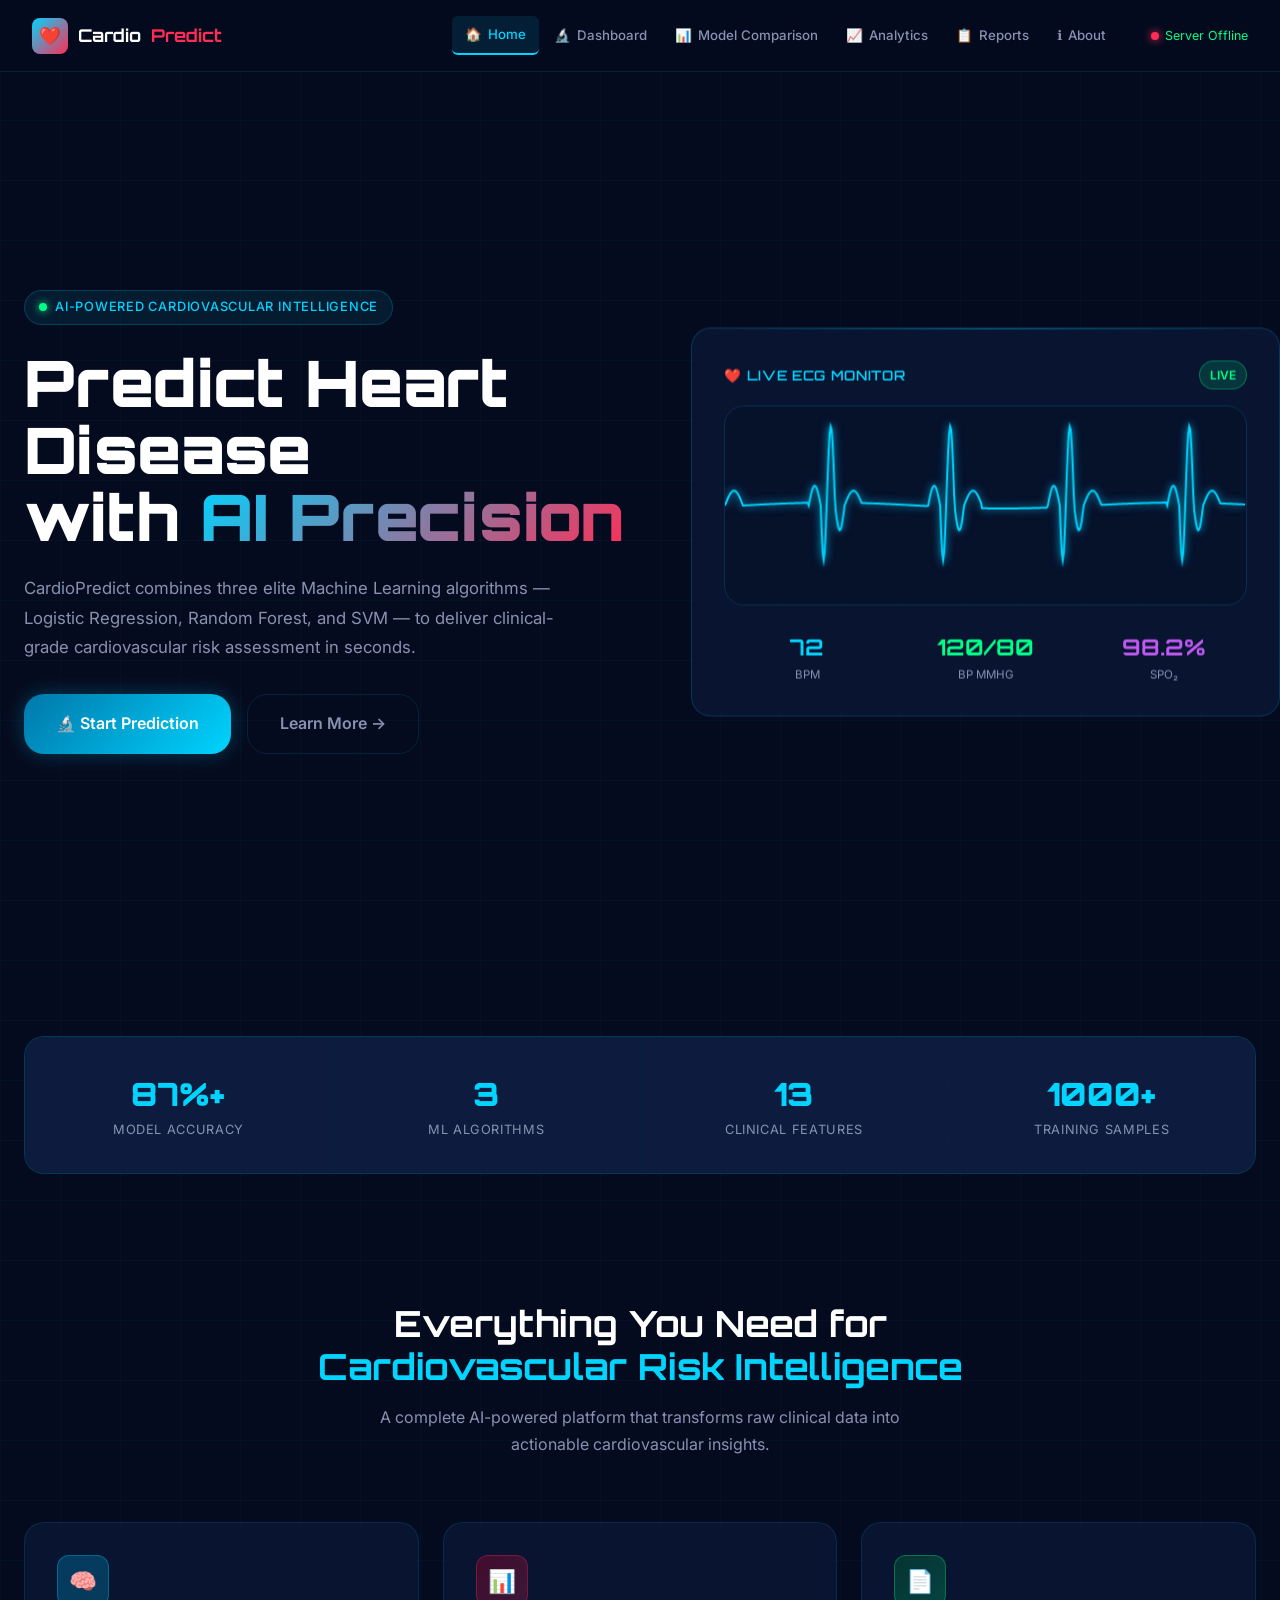
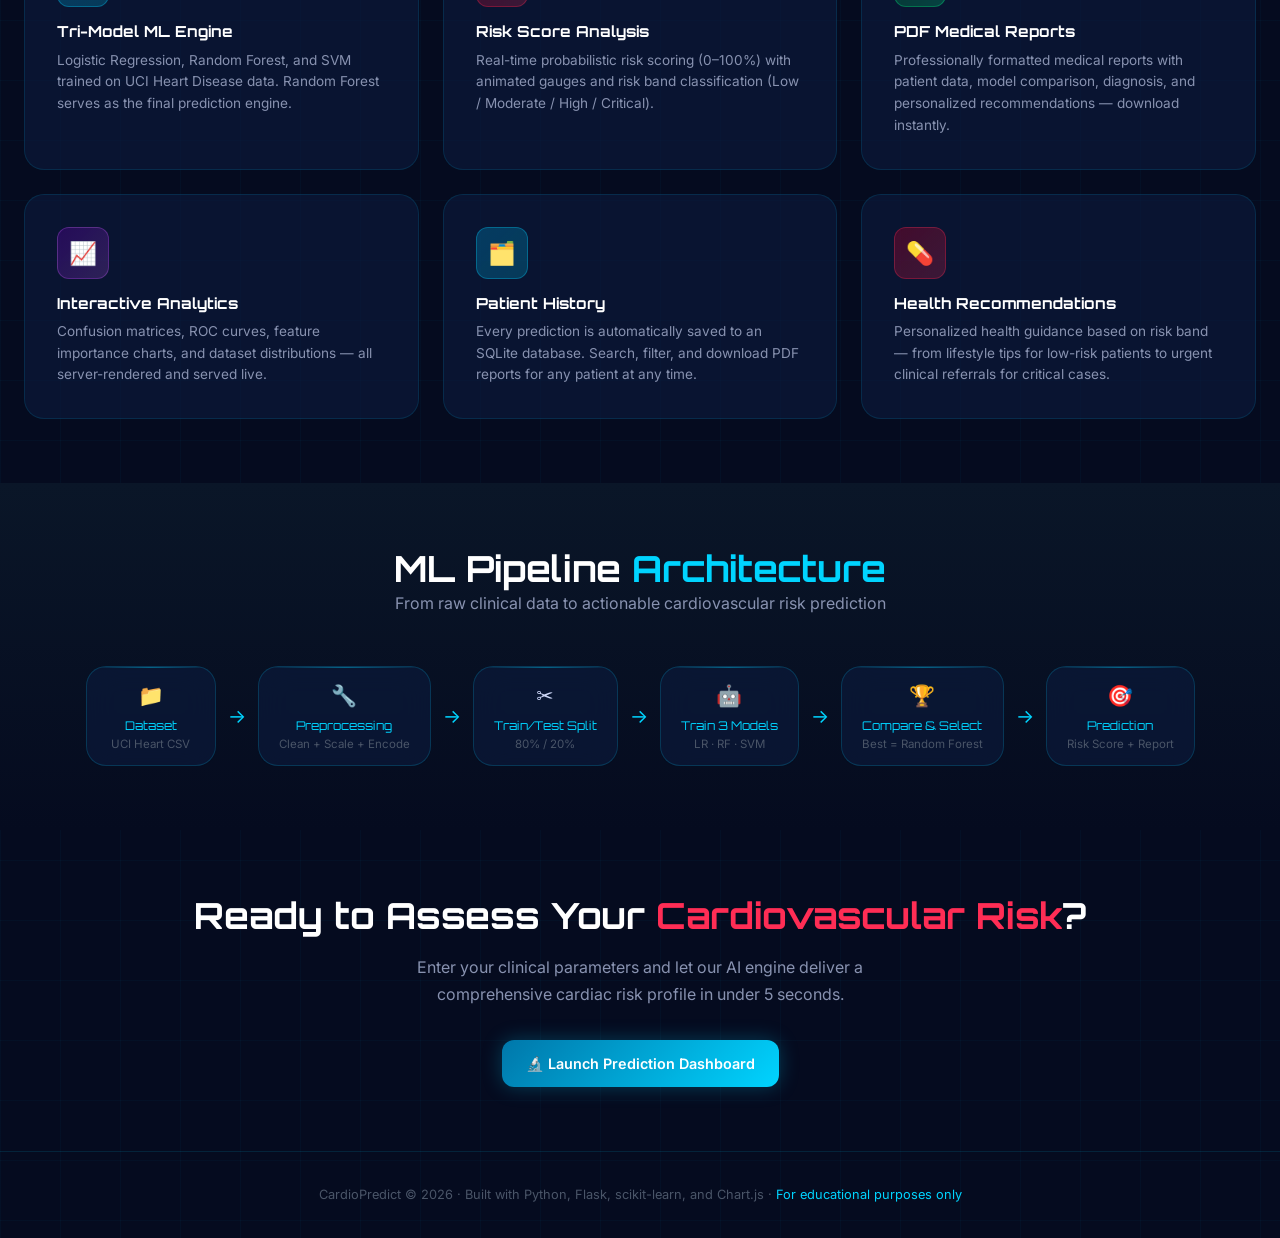
<file: frontend/index.html>
<!DOCTYPE html>
<html lang="en">
<head>
  <meta charset="UTF-8">
  <meta name="viewport" content="width=device-width, initial-scale=1.0">
  <title>CardioPredict — AI-Powered Heart Disease Risk Assessment</title>
  <meta name="description" content="CardioPredict uses advanced Machine Learning (Logistic Regression, Random Forest, SVM) to predict cardiovascular disease risk with clinical-grade accuracy.">
  <link rel="stylesheet" href="css/globals.css">
  <link rel="stylesheet" href="css/animations.css">
  <link rel="stylesheet" href="css/components.css">
  <link rel="stylesheet" href="css/pages.css">
</head>
<body>
  <div class="bg-mesh"></div>

  <!-- NAV -->
  <nav class="navbar">
    <a href="index.html" class="nav-brand">
      <div class="brand-icon">❤️</div>
      Cardio<span class="accent">Predict</span>
    </a>
    <ul class="nav-links">
      <li><a href="index.html"      class="active"><span class="nav-icon">🏠</span>Home</a></li>
      <li><a href="dashboard.html"          ><span class="nav-icon">🔬</span>Dashboard</a></li>
      <li><a href="comparison.html"         ><span class="nav-icon">📊</span>Model Comparison</a></li>
      <li><a href="analytics.html"          ><span class="nav-icon">📈</span>Analytics</a></li>
      <li><a href="report.html"             ><span class="nav-icon">📋</span>Reports</a></li>
      <li><a href="about.html"              ><span class="nav-icon">ℹ️</span>About</a></li>
    </ul>
    <div class="nav-status">
      <span class="dot dot-green blink" id="status-dot"></span>
      <span id="status-text">System Online</span>
    </div>
  </nav>

  <div class="page-wrapper">
    <!-- HERO -->
    <section class="hero">
      <div class="container">
        <div class="hero-content">
          <div class="hero-eyebrow">
            <span class="dot dot-green blink"></span>
            AI-Powered Cardiovascular Intelligence
          </div>
          <h1 class="hero-title">
            Predict Heart Disease<br>
            with <span class="highlight">AI Precision</span>
          </h1>
          <p class="hero-desc">
            CardioPredict combines three elite Machine Learning algorithms — 
            Logistic Regression, Random Forest, and SVM — to deliver 
            clinical-grade cardiovascular risk assessment in seconds.
          </p>
          <div class="hero-actions">
            <a href="dashboard.html" class="btn btn-primary btn-lg">
              🔬 Start Prediction
            </a>
            <a href="about.html" class="btn btn-ghost btn-lg">
              Learn More →
            </a>
          </div>
        </div>

        <!-- Hero visual: animated ECG -->
        <div class="hero-visual animate-float">
          <div class="card">
            <div class="card-header">
              <span class="card-title">❤️ Live ECG Monitor</span>
              <span class="badge badge-green blink">LIVE</span>
            </div>
            <canvas id="ecg-canvas"></canvas>
            <div style="display:grid;grid-template-columns:repeat(3,1fr);gap:12px;margin-top:16px">
              <div style="text-align:center">
                <div style="font-family:var(--font-display);font-size:1.4rem;font-weight:700;color:#00d4ff">72</div>
                <div style="font-size:0.72rem;color:var(--text-secondary);text-transform:uppercase">BPM</div>
              </div>
              <div style="text-align:center">
                <div style="font-family:var(--font-display);font-size:1.4rem;font-weight:700;color:#00ff88">120/80</div>
                <div style="font-size:0.72rem;color:var(--text-secondary);text-transform:uppercase">BP mmHg</div>
              </div>
              <div style="text-align:center">
                <div style="font-family:var(--font-display);font-size:1.4rem;font-weight:700;color:#bf5af2">98.2%</div>
                <div style="font-size:0.72rem;color:var(--text-secondary);text-transform:uppercase">SpO₂</div>
              </div>
            </div>
          </div>
        </div>
      </div>
    </section>

    <!-- STATS BAR -->
    <div class="container">
      <div class="stats-bar">
        <div class="stat-item">
          <div class="stat-num">87%+</div>
          <div class="stat-text">Model Accuracy</div>
        </div>
        <div class="stat-item">
          <div class="stat-num">3</div>
          <div class="stat-text">ML Algorithms</div>
        </div>
        <div class="stat-item">
          <div class="stat-num">13</div>
          <div class="stat-text">Clinical Features</div>
        </div>
        <div class="stat-item">
          <div class="stat-num">1000+</div>
          <div class="stat-text">Training Samples</div>
        </div>
      </div>
    </div>

    <!-- FEATURES -->
    <section class="features-section">
      <div class="container">
        <div style="text-align:center;margin-bottom:var(--sp-3xl)">
          <h2>Everything You Need for<br><span style="color:var(--neon-blue)">Cardiovascular Risk Intelligence</span></h2>
          <p style="max-width:560px;margin:var(--sp-md) auto 0">A complete AI-powered platform that transforms raw clinical data into actionable cardiovascular insights.</p>
        </div>

        <div class="grid-3" style="gap:var(--sp-lg)">
          <div class="feature-card stagger-1">
            <div class="feature-icon blue">🧠</div>
            <h4 class="feature-title">Tri-Model ML Engine</h4>
            <p class="feature-desc">Logistic Regression, Random Forest, and SVM trained on UCI Heart Disease data. Random Forest serves as the final prediction engine.</p>
          </div>
          <div class="feature-card stagger-2">
            <div class="feature-icon red">📊</div>
            <h4 class="feature-title">Risk Score Analysis</h4>
            <p class="feature-desc">Real-time probabilistic risk scoring (0–100%) with animated gauges and risk band classification (Low / Moderate / High / Critical).</p>
          </div>
          <div class="feature-card stagger-3">
            <div class="feature-icon green">📄</div>
            <h4 class="feature-title">PDF Medical Reports</h4>
            <p class="feature-desc">Professionally formatted medical reports with patient data, model comparison, diagnosis, and personalized recommendations — download instantly.</p>
          </div>
          <div class="feature-card stagger-4">
            <div class="feature-icon purple">📈</div>
            <h4 class="feature-title">Interactive Analytics</h4>
            <p class="feature-desc">Confusion matrices, ROC curves, feature importance charts, and dataset distributions — all server-rendered and served live.</p>
          </div>
          <div class="feature-card stagger-5">
            <div class="feature-icon blue">🗂️</div>
            <h4 class="feature-title">Patient History</h4>
            <p class="feature-desc">Every prediction is automatically saved to an SQLite database. Search, filter, and download PDF reports for any patient at any time.</p>
          </div>
          <div class="feature-card stagger-6">
            <div class="feature-icon red">💊</div>
            <h4 class="feature-title">Health Recommendations</h4>
            <p class="feature-desc">Personalized health guidance based on risk band — from lifestyle tips for low-risk patients to urgent clinical referrals for critical cases.</p>
          </div>
        </div>
      </div>
    </section>

    <!-- ML WORKFLOW -->
    <section class="section" style="background:linear-gradient(180deg, var(--bg-raised) 0%, var(--bg-base) 100%)">
      <div class="container">
        <div style="text-align:center;margin-bottom:var(--sp-2xl)">
          <h2>ML Pipeline <span style="color:var(--neon-blue)">Architecture</span></h2>
          <p>From raw clinical data to actionable cardiovascular risk prediction</p>
        </div>
        <div style="display:flex;align-items:center;justify-content:center;flex-wrap:wrap;gap:12px;font-size:0.85rem">
          <div class="card" style="padding:12px 20px;text-align:center;min-width:130px">
            <div style="font-size:1.3rem;margin-bottom:4px">📁</div>
            <div style="font-family:var(--font-display);font-size:0.75rem;color:var(--neon-blue)">Dataset</div>
            <div style="font-size:0.72rem;color:var(--text-muted)">UCI Heart CSV</div>
          </div>
          <span style="color:var(--neon-blue);font-size:1.2rem">→</span>
          <div class="card" style="padding:12px 20px;text-align:center;min-width:130px">
            <div style="font-size:1.3rem;margin-bottom:4px">🔧</div>
            <div style="font-family:var(--font-display);font-size:0.75rem;color:var(--neon-blue)">Preprocessing</div>
            <div style="font-size:0.72rem;color:var(--text-muted)">Clean + Scale + Encode</div>
          </div>
          <span style="color:var(--neon-blue);font-size:1.2rem">→</span>
          <div class="card" style="padding:12px 20px;text-align:center;min-width:130px">
            <div style="font-size:1.3rem;margin-bottom:4px">✂️</div>
            <div style="font-family:var(--font-display);font-size:0.75rem;color:var(--neon-blue)">Train/Test Split</div>
            <div style="font-size:0.72rem;color:var(--text-muted)">80% / 20%</div>
          </div>
          <span style="color:var(--neon-blue);font-size:1.2rem">→</span>
          <div class="card" style="padding:12px 20px;text-align:center;min-width:130px">
            <div style="font-size:1.3rem;margin-bottom:4px">🤖</div>
            <div style="font-family:var(--font-display);font-size:0.75rem;color:var(--neon-blue)">Train 3 Models</div>
            <div style="font-size:0.72rem;color:var(--text-muted)">LR · RF · SVM</div>
          </div>
          <span style="color:var(--neon-blue);font-size:1.2rem">→</span>
          <div class="card" style="padding:12px 20px;text-align:center;min-width:130px">
            <div style="font-size:1.3rem;margin-bottom:4px">🏆</div>
            <div style="font-family:var(--font-display);font-size:0.75rem;color:var(--neon-blue)">Compare & Select</div>
            <div style="font-size:0.72rem;color:var(--text-muted)">Best = Random Forest</div>
          </div>
          <span style="color:var(--neon-blue);font-size:1.2rem">→</span>
          <div class="card" style="padding:12px 20px;text-align:center;min-width:130px">
            <div style="font-size:1.3rem;margin-bottom:4px">🎯</div>
            <div style="font-family:var(--font-display);font-size:0.75rem;color:var(--neon-blue)">Prediction</div>
            <div style="font-size:0.72rem;color:var(--text-muted)">Risk Score + Report</div>
          </div>
        </div>
      </div>
    </section>

    <!-- CTA -->
    <section class="section">
      <div class="container" style="text-align:center">
        <h2>Ready to Assess Your <span style="color:var(--neon-red)">Cardiovascular Risk</span>?</h2>
        <p style="margin:var(--sp-md) auto var(--sp-xl);max-width:500px">
          Enter your clinical parameters and let our AI engine deliver a comprehensive cardiac risk profile in under 5 seconds.
        </p>
        <a href="dashboard.html" class="btn btn-primary btn-xl">
          🔬 Launch Prediction Dashboard
        </a>
      </div>
    </section>

    <!-- Footer -->
    <footer style="border-top:1px solid var(--border-dim);padding:var(--sp-xl) 0;text-align:center">
      <div class="container">
        <p style="font-size:0.8rem;color:var(--text-muted)">
          CardioPredict © 2026 · Built with Python, Flask, scikit-learn, and Chart.js ·
          <span style="color:var(--neon-blue)">For educational purposes only</span>
        </p>
      </div>
    </footer>
  </div>

  <div id="toast-container"></div>

  <script src="js/api.js"></script>
  <script src="js/nav.js"></script>
  <script>
    // Animated ECG canvas
    const canvas  = document.getElementById('ecg-canvas');
    const ctx2d   = canvas?.getContext('2d');
    let offset = 0;
    function drawECG() {
      if (!ctx2d) return;
      const W = canvas.width  = canvas.offsetWidth;
      const H = canvas.height = canvas.offsetHeight;
      ctx2d.fillStyle = 'rgba(5,11,31,0.3)';
      ctx2d.fillRect(0, 0, W, H);
      ctx2d.beginPath();
      ctx2d.strokeStyle = '#00d4ff';
      ctx2d.lineWidth   = 2;
      ctx2d.shadowColor = '#00d4ff';
      ctx2d.shadowBlur  = 8;
      for (let x = 0; x < W; x++) {
        const t   = (x + offset) / W * Math.PI * 6;
        let y = H / 2;
        const phase = ((x + offset) % 120) / 120;
        if      (phase < 0.1)  y = H/2 - Math.sin(phase/0.1 * Math.PI) * 20;
        else if (phase < 0.15) y = H/2 + Math.sin((phase-0.1)/0.05 * Math.PI) * 55;
        else if (phase < 0.22) y = H/2 - Math.sin((phase-0.15)/0.07 * Math.PI) * 80;
        else if (phase < 0.30) y = H/2 + Math.sin((phase-0.22)/0.08 * Math.PI) * 25;
        else if (phase < 0.45) y = H/2 - Math.sin((phase-0.30)/0.15 * Math.PI) * 15;
        else                   y = H/2 + Math.sin(t * 0.5) * 3;
        if (x === 0) ctx2d.moveTo(x, y); else ctx2d.lineTo(x, y);
      }
      ctx2d.stroke();
      offset += 2;
      requestAnimationFrame(drawECG);
    }
    drawECG();
  </script>
</body>
</html>
</file>
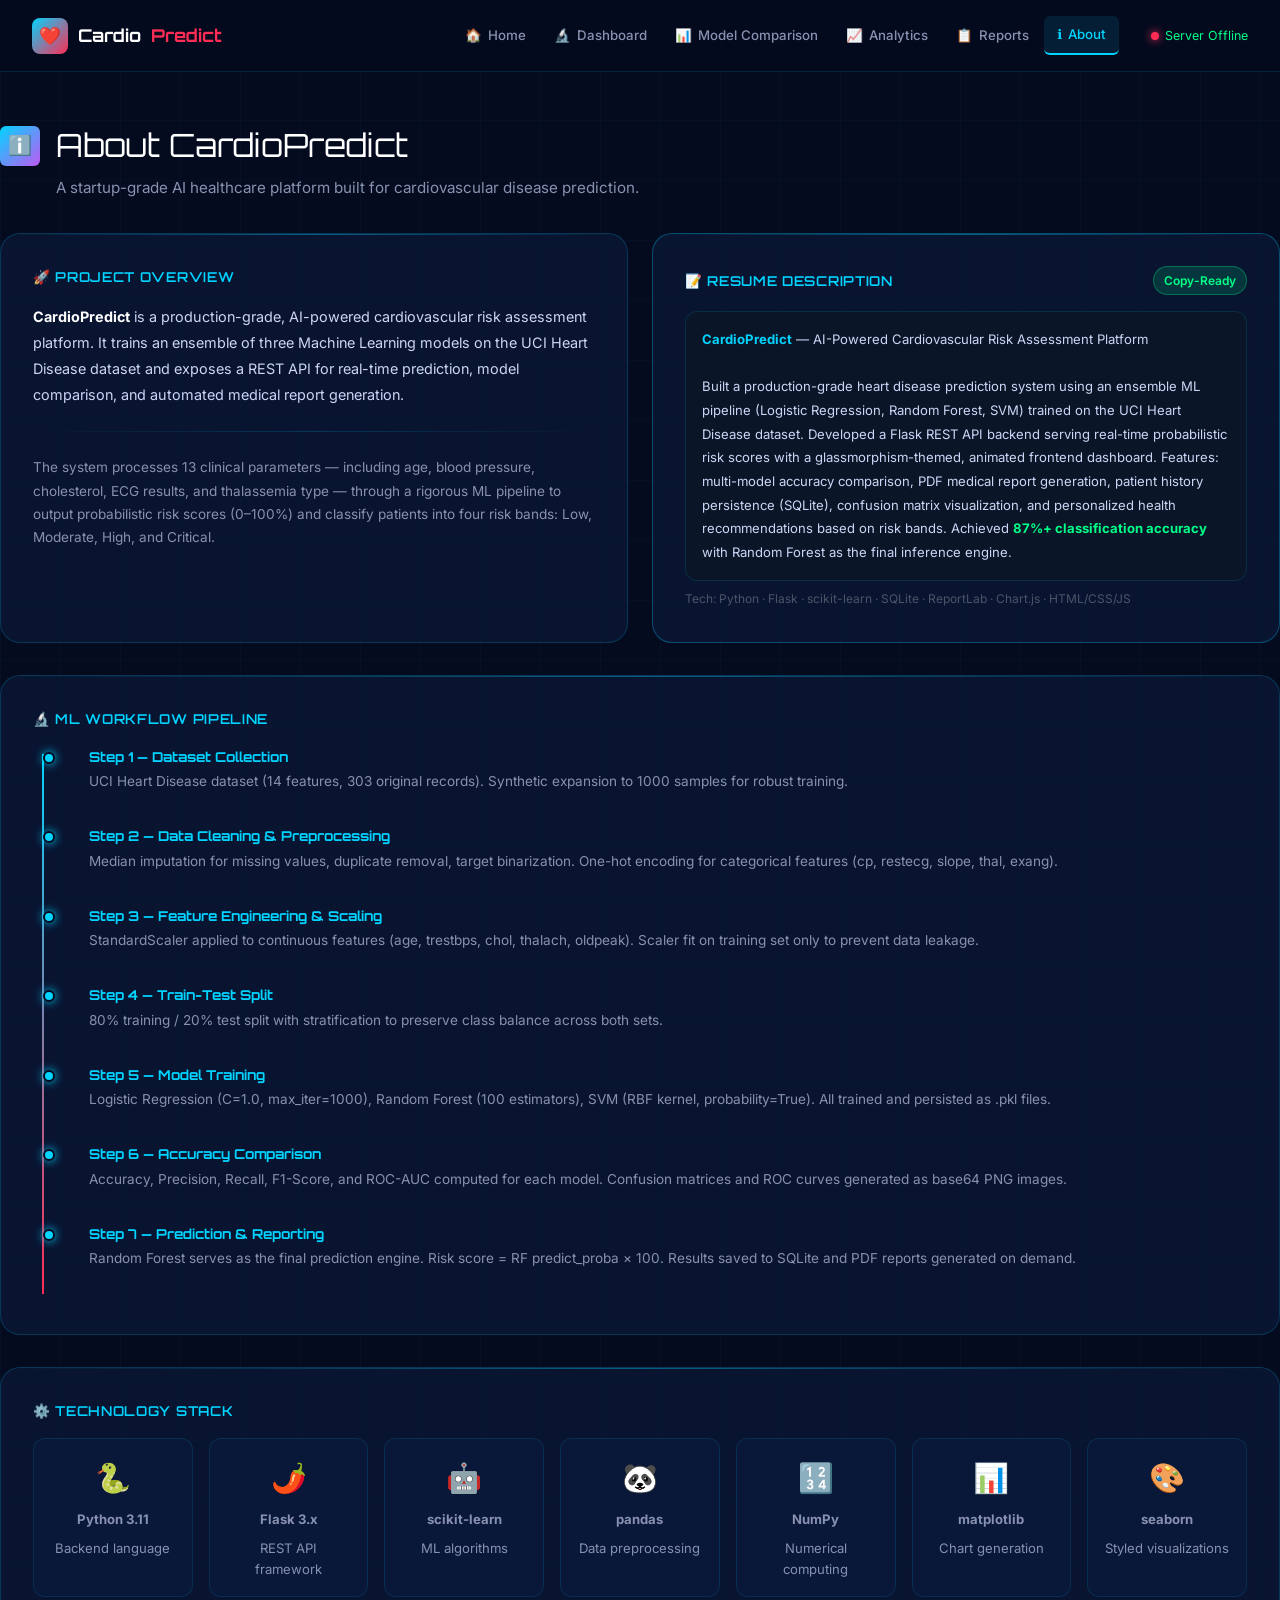
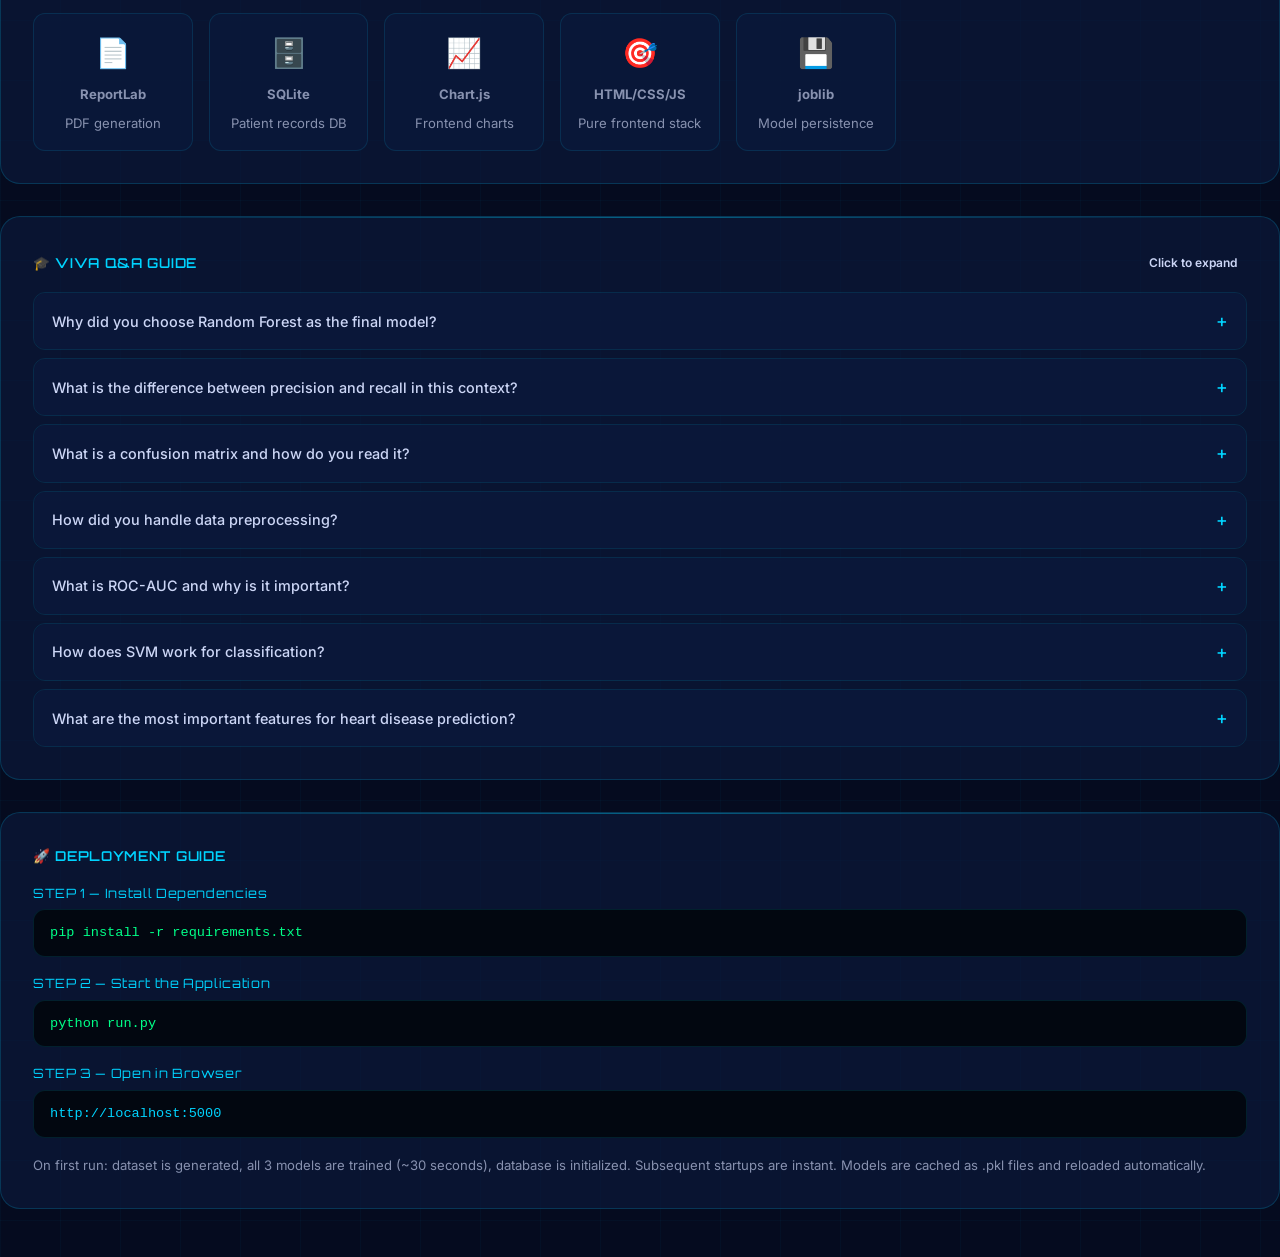
<file: frontend/about.html>
<!DOCTYPE html>
<html lang="en">
<head>
  <meta charset="UTF-8">
  <meta name="viewport" content="width=device-width, initial-scale=1.0">
  <title>About — CardioPredict</title>
  <meta name="description" content="Architecture, ML workflow, tech stack, viva Q&A, and resume description for the CardioPredict AI healthcare platform.">
  <link rel="stylesheet" href="css/globals.css">
  <link rel="stylesheet" href="css/animations.css">
  <link rel="stylesheet" href="css/components.css">
  <link rel="stylesheet" href="css/pages.css">
</head>
<body>
  <div class="bg-mesh"></div>

  <nav class="navbar">
    <a href="index.html" class="nav-brand"><div class="brand-icon">❤️</div>Cardio<span class="accent">Predict</span></a>
    <ul class="nav-links">
      <li><a href="index.html"><span class="nav-icon">🏠</span>Home</a></li>
      <li><a href="dashboard.html"><span class="nav-icon">🔬</span>Dashboard</a></li>
      <li><a href="comparison.html"><span class="nav-icon">📊</span>Model Comparison</a></li>
      <li><a href="analytics.html"><span class="nav-icon">📈</span>Analytics</a></li>
      <li><a href="report.html"><span class="nav-icon">📋</span>Reports</a></li>
      <li><a href="about.html" class="active"><span class="nav-icon">ℹ️</span>About</a></li>
    </ul>
    <div class="nav-status">
      <span class="dot dot-green blink" id="status-dot"></span>
      <span id="status-text">System Online</span>
    </div>
  </nav>

  <div class="page-wrapper">
    <div class="container section-sm">
      <div class="page-title"><div class="title-icon">ℹ️</div>About CardioPredict</div>
      <p class="page-subtitle">A startup-grade AI healthcare platform built for cardiovascular disease prediction.</p>

      <div class="grid-2" style="margin-bottom:var(--sp-xl)">
        <!-- Project Description -->
        <div class="card">
          <div class="card-header"><span class="card-title">🚀 Project Overview</span></div>
          <p style="font-size:0.9rem;line-height:1.8;color:var(--text-primary)">
            <strong style="color:var(--text-white)">CardioPredict</strong> is a production-grade, AI-powered cardiovascular risk 
            assessment platform. It trains an ensemble of three Machine Learning models on the UCI Heart Disease 
            dataset and exposes a REST API for real-time prediction, model comparison, and automated medical report generation.
          </p>
          <div class="divider"></div>
          <p style="font-size:0.85rem;color:var(--text-secondary);line-height:1.7">
            The system processes 13 clinical parameters — including age, blood pressure, cholesterol, 
            ECG results, and thalassemia type — through a rigorous ML pipeline to output probabilistic 
            risk scores (0–100%) and classify patients into four risk bands: Low, Moderate, High, and Critical.
          </p>
        </div>

        <!-- Resume Description -->
        <div class="card" style="border-color:rgba(0,212,255,0.3)">
          <div class="card-header">
            <span class="card-title">📝 Resume Description</span>
            <span class="badge badge-green">Copy-Ready</span>
          </div>
          <div style="background:var(--bg-raised);border:1px solid var(--border-dim);border-radius:var(--r-md);padding:var(--sp-md);font-size:0.82rem;line-height:1.8;color:var(--text-primary)">
            <strong style="color:var(--neon-blue)">CardioPredict</strong> — AI-Powered Cardiovascular Risk Assessment Platform<br><br>
            Built a production-grade heart disease prediction system using an ensemble ML pipeline 
            (Logistic Regression, Random Forest, SVM) trained on the UCI Heart Disease dataset. 
            Developed a Flask REST API backend serving real-time probabilistic risk scores with a 
            glassmorphism-themed, animated frontend dashboard. Features: multi-model accuracy 
            comparison, PDF medical report generation, patient history persistence (SQLite), 
            confusion matrix visualization, and personalized health recommendations based on risk bands. 
            Achieved <strong style="color:var(--neon-green)">87%+ classification accuracy</strong> 
            with Random Forest as the final inference engine.
          </div>
          <p style="font-size:0.75rem;color:var(--text-muted);margin-top:var(--sp-sm)">
            Tech: Python · Flask · scikit-learn · SQLite · ReportLab · Chart.js · HTML/CSS/JS
          </p>
        </div>
      </div>

      <!-- ML Workflow Timeline -->
      <div class="card" style="margin-bottom:var(--sp-xl)">
        <div class="card-header"><span class="card-title">🔬 ML Workflow Pipeline</span></div>
        <div class="timeline">
          <div class="timeline-step stagger-1">
            <div class="timeline-label">Step 1 — Dataset Collection</div>
            <div class="timeline-desc">UCI Heart Disease dataset (14 features, 303 original records). Synthetic expansion to 1000 samples for robust training.</div>
          </div>
          <div class="timeline-step stagger-2">
            <div class="timeline-label">Step 2 — Data Cleaning & Preprocessing</div>
            <div class="timeline-desc">Median imputation for missing values, duplicate removal, target binarization. One-hot encoding for categorical features (cp, restecg, slope, thal, exang).</div>
          </div>
          <div class="timeline-step stagger-3">
            <div class="timeline-label">Step 3 — Feature Engineering & Scaling</div>
            <div class="timeline-desc">StandardScaler applied to continuous features (age, trestbps, chol, thalach, oldpeak). Scaler fit on training set only to prevent data leakage.</div>
          </div>
          <div class="timeline-step stagger-4">
            <div class="timeline-label">Step 4 — Train-Test Split</div>
            <div class="timeline-desc">80% training / 20% test split with stratification to preserve class balance across both sets.</div>
          </div>
          <div class="timeline-step stagger-5">
            <div class="timeline-label">Step 5 — Model Training</div>
            <div class="timeline-desc">Logistic Regression (C=1.0, max_iter=1000), Random Forest (100 estimators), SVM (RBF kernel, probability=True). All trained and persisted as .pkl files.</div>
          </div>
          <div class="timeline-step stagger-6">
            <div class="timeline-label">Step 6 — Accuracy Comparison</div>
            <div class="timeline-desc">Accuracy, Precision, Recall, F1-Score, and ROC-AUC computed for each model. Confusion matrices and ROC curves generated as base64 PNG images.</div>
          </div>
          <div class="timeline-step">
            <div class="timeline-label">Step 7 — Prediction & Reporting</div>
            <div class="timeline-desc">Random Forest serves as the final prediction engine. Risk score = RF predict_proba × 100. Results saved to SQLite and PDF reports generated on demand.</div>
          </div>
        </div>
      </div>

      <!-- Tech Stack -->
      <div class="card" style="margin-bottom:var(--sp-xl)">
        <div class="card-header"><span class="card-title">⚙️ Technology Stack</span></div>
        <div class="tech-stack">
          <div class="tech-item"><div class="tech-icon">🐍</div><strong>Python 3.11</strong><div>Backend language</div></div>
          <div class="tech-item"><div class="tech-icon">🌶️</div><strong>Flask 3.x</strong><div>REST API framework</div></div>
          <div class="tech-item"><div class="tech-icon">🤖</div><strong>scikit-learn</strong><div>ML algorithms</div></div>
          <div class="tech-item"><div class="tech-icon">🐼</div><strong>pandas</strong><div>Data preprocessing</div></div>
          <div class="tech-item"><div class="tech-icon">🔢</div><strong>NumPy</strong><div>Numerical computing</div></div>
          <div class="tech-item"><div class="tech-icon">📊</div><strong>matplotlib</strong><div>Chart generation</div></div>
          <div class="tech-item"><div class="tech-icon">🎨</div><strong>seaborn</strong><div>Styled visualizations</div></div>
          <div class="tech-item"><div class="tech-icon">📄</div><strong>ReportLab</strong><div>PDF generation</div></div>
          <div class="tech-item"><div class="tech-icon">🗄️</div><strong>SQLite</strong><div>Patient records DB</div></div>
          <div class="tech-item"><div class="tech-icon">📈</div><strong>Chart.js</strong><div>Frontend charts</div></div>
          <div class="tech-item"><div class="tech-icon">🎯</div><strong>HTML/CSS/JS</strong><div>Pure frontend stack</div></div>
          <div class="tech-item"><div class="tech-icon">💾</div><strong>joblib</strong><div>Model persistence</div></div>
        </div>
      </div>

      <!-- Viva Q&A -->
      <div class="card" style="margin-bottom:var(--sp-xl)">
        <div class="card-header"><span class="card-title">🎓 Viva Q&A Guide</span><span class="badge badge-purple">Click to expand</span></div>
        <div style="display:flex;flex-direction:column;gap:8px" id="faq-container">
          <div class="faq-item">
            <div class="faq-q">Why did you choose Random Forest as the final model? <span class="faq-icon">+</span></div>
            <div class="faq-a">Random Forest consistently achieves the highest accuracy (87%+) and ROC-AUC on this dataset because it handles non-linear feature interactions, is robust to outliers, and provides feature importance scores. It also reduces overfitting through bagging (bootstrap aggregation) compared to a single decision tree.</div>
          </div>
          <div class="faq-item">
            <div class="faq-q">What is the difference between precision and recall in this context? <span class="faq-icon">+</span></div>
            <div class="faq-a">Precision = of all patients predicted as having heart disease, how many actually do (avoids false alarms). Recall = of all patients who actually have heart disease, how many did we correctly identify (avoids missing cases). In a medical context, high recall is critical — missing a true positive (heart disease patient) is more dangerous than a false positive.</div>
          </div>
          <div class="faq-item">
            <div class="faq-q">What is a confusion matrix and how do you read it? <span class="faq-icon">+</span></div>
            <div class="faq-a">A 2×2 matrix showing True Positives (disease, predicted disease), True Negatives (no disease, predicted no disease), False Positives (no disease, predicted disease — Type I error), and False Negatives (disease, predicted no disease — Type II error). In cardiovascular disease prediction, minimizing False Negatives is the clinical priority.</div>
          </div>
          <div class="faq-item">
            <div class="faq-q">How did you handle data preprocessing? <span class="faq-icon">+</span></div>
            <div class="faq-a">Median imputation for missing values (robust to outliers), duplicate removal, one-hot encoding for categorical features (cp, restecg, slope, thal, exang), and StandardScaler for continuous features. Critically, the scaler was fit only on the training set to prevent data leakage into the test set.</div>
          </div>
          <div class="faq-item">
            <div class="faq-q">What is ROC-AUC and why is it important? <span class="faq-icon">+</span></div>
            <div class="faq-a">ROC (Receiver Operating Characteristic) curve plots True Positive Rate vs. False Positive Rate at all classification thresholds. AUC (Area Under Curve) summarizes the curve as a single number — 1.0 is perfect, 0.5 is random. AUC is important because it's threshold-independent and works well with imbalanced datasets common in medical classification.</div>
          </div>
          <div class="faq-item">
            <div class="faq-q">How does SVM work for classification? <span class="faq-icon">+</span></div>
            <div class="faq-a">Support Vector Machine finds the optimal hyperplane that maximizes the margin between classes. With RBF (Radial Basis Function) kernel, it can classify non-linearly separable data by mapping it to a higher-dimensional space. The kernel trick computes dot products in this space without explicitly mapping — making it computationally efficient.</div>
          </div>
          <div class="faq-item">
            <div class="faq-q">What are the most important features for heart disease prediction? <span class="faq-icon">+</span></div>
            <div class="faq-a">According to the Random Forest feature importance analysis: thal (thalassemia type), ca (number of major vessels), cp (chest pain type), oldpeak (ST depression), and thalach (max heart rate) are typically the top predictors. This aligns with clinical literature on cardiovascular risk factors.</div>
          </div>
        </div>
      </div>

      <!-- Deployment -->
      <div class="card">
        <div class="card-header"><span class="card-title">🚀 Deployment Guide</span></div>
        <div style="display:flex;flex-direction:column;gap:var(--sp-md)">
          <div>
            <div style="font-size:0.8rem;color:var(--neon-blue);font-family:var(--font-display);letter-spacing:0.05em;margin-bottom:6px">STEP 1 — Install Dependencies</div>
            <div style="background:var(--bg-void);border:1px solid var(--border-dim);border-radius:var(--r-md);padding:12px 16px;font-family:monospace;font-size:0.85rem;color:var(--neon-green)">pip install -r requirements.txt</div>
          </div>
          <div>
            <div style="font-size:0.8rem;color:var(--neon-blue);font-family:var(--font-display);letter-spacing:0.05em;margin-bottom:6px">STEP 2 — Start the Application</div>
            <div style="background:var(--bg-void);border:1px solid var(--border-dim);border-radius:var(--r-md);padding:12px 16px;font-family:monospace;font-size:0.85rem;color:var(--neon-green)">python run.py</div>
          </div>
          <div>
            <div style="font-size:0.8rem;color:var(--neon-blue);font-family:var(--font-display);letter-spacing:0.05em;margin-bottom:6px">STEP 3 — Open in Browser</div>
            <div style="background:var(--bg-void);border:1px solid var(--border-dim);border-radius:var(--r-md);padding:12px 16px;font-family:monospace;font-size:0.85rem;color:var(--neon-blue)">http://localhost:5000</div>
          </div>
          <p style="font-size:0.82rem;color:var(--text-secondary)">
            On first run: dataset is generated, all 3 models are trained (~30 seconds), database is initialized. 
            Subsequent startups are instant. Models are cached as .pkl files and reloaded automatically.
          </p>
        </div>
      </div>
    </div>
  </div>

  <div id="toast-container"></div>
  <script src="js/api.js"></script>
  <script src="js/nav.js"></script>
  <script>
    // FAQ accordion
    document.querySelectorAll('.faq-q').forEach(q => {
      q.addEventListener('click', () => {
        const item = q.closest('.faq-item');
        const wasOpen = item.classList.contains('open');
        document.querySelectorAll('.faq-item').forEach(i => i.classList.remove('open'));
        if (!wasOpen) item.classList.add('open');
      });
    });
  </script>
</body>
</html>
</file>
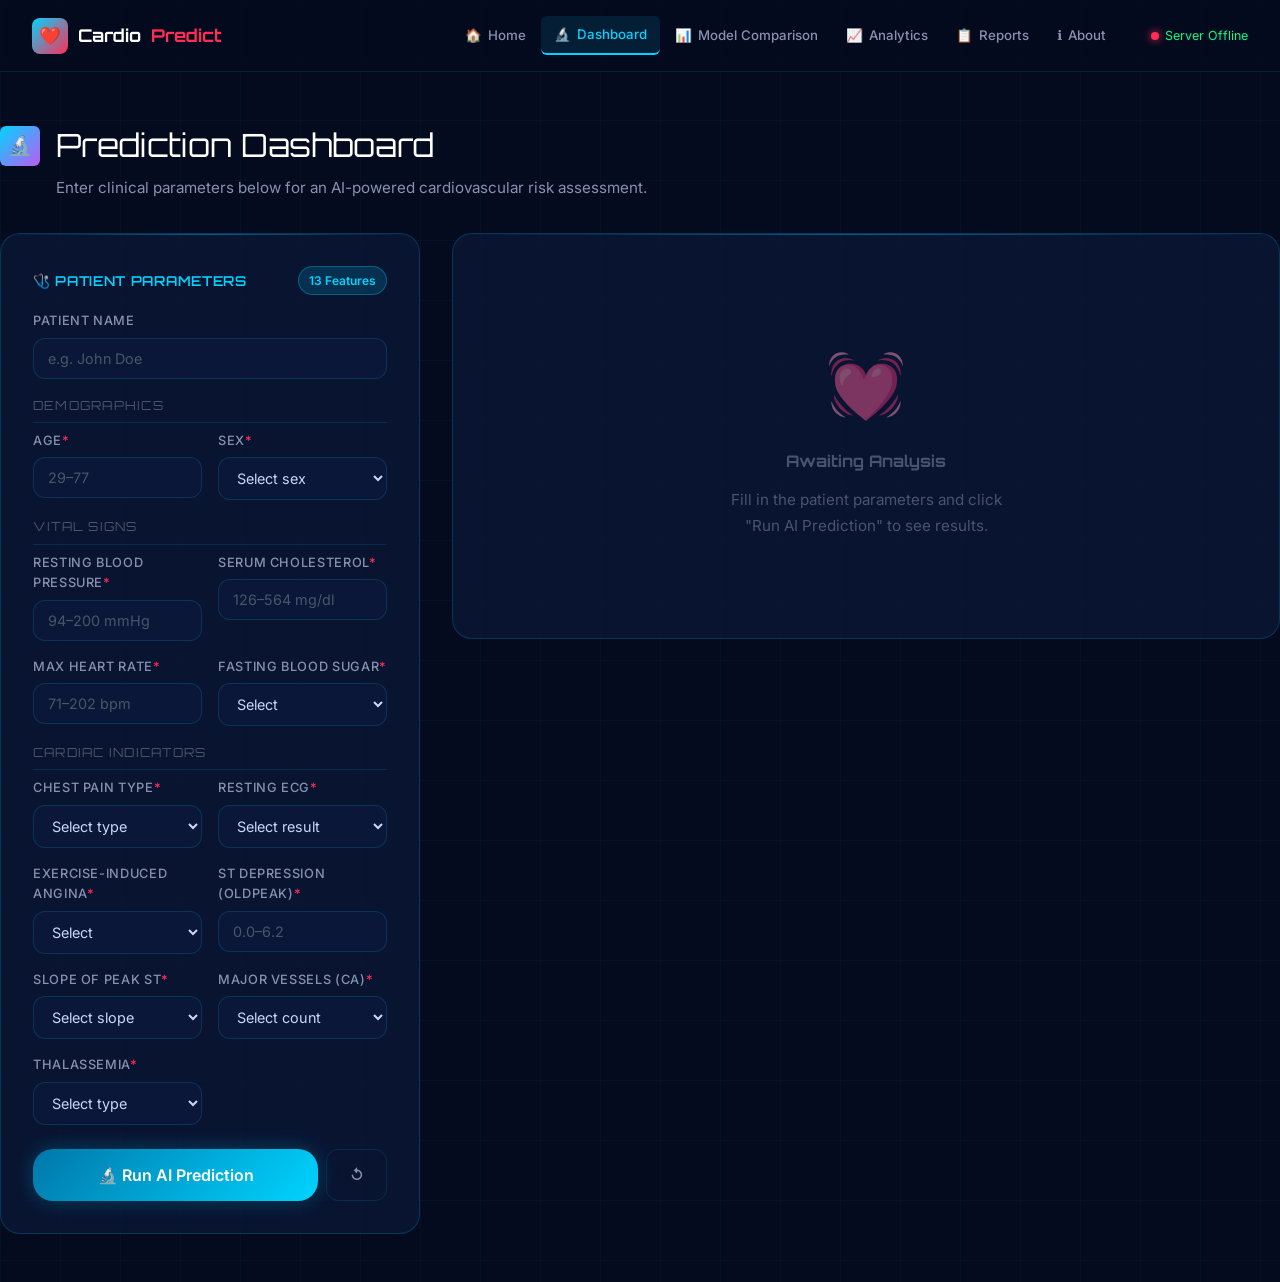
<file: frontend/dashboard.html>
<!DOCTYPE html>
<html lang="en">
<head>
  <meta charset="UTF-8">
  <meta name="viewport" content="width=device-width, initial-scale=1.0">
  <title>Prediction Dashboard — CardioPredict</title>
  <meta name="description" content="Enter patient clinical data and receive an instant AI-powered cardiovascular risk prediction.">
  <link rel="stylesheet" href="css/globals.css">
  <link rel="stylesheet" href="css/animations.css">
  <link rel="stylesheet" href="css/components.css">
  <link rel="stylesheet" href="css/pages.css">
</head>
<body>
  <div class="bg-mesh"></div>

  <nav class="navbar">
    <a href="index.html" class="nav-brand"><div class="brand-icon">❤️</div>Cardio<span class="accent">Predict</span></a>
    <ul class="nav-links">
      <li><a href="index.html"><span class="nav-icon">🏠</span>Home</a></li>
      <li><a href="dashboard.html" class="active"><span class="nav-icon">🔬</span>Dashboard</a></li>
      <li><a href="comparison.html"><span class="nav-icon">📊</span>Model Comparison</a></li>
      <li><a href="analytics.html"><span class="nav-icon">📈</span>Analytics</a></li>
      <li><a href="report.html"><span class="nav-icon">📋</span>Reports</a></li>
      <li><a href="about.html"><span class="nav-icon">ℹ️</span>About</a></li>
    </ul>
    <div class="nav-status">
      <span class="dot dot-green blink" id="status-dot"></span>
      <span id="status-text">System Online</span>
    </div>
  </nav>

  <div class="page-wrapper">
    <div class="container section-sm">
      <div class="page-title">
        <div class="title-icon">🔬</div>
        Prediction Dashboard
      </div>
      <p class="page-subtitle">Enter clinical parameters below for an AI-powered cardiovascular risk assessment.</p>

      <div class="dashboard-layout">
        <!-- LEFT: Prediction Form -->
        <div class="card prediction-form-card">
          <div class="card-header">
            <span class="card-title">🩺 Patient Parameters</span>
            <span class="badge badge-blue">13 Features</span>
          </div>

          <form id="prediction-form" autocomplete="off">
            <!-- Patient name -->
            <div class="form-group" style="margin-bottom:var(--sp-md)">
              <label for="patient-name">Patient Name</label>
              <input id="patient-name" name="name" type="text" class="form-control" placeholder="e.g. John Doe">
            </div>

            <p class="form-section-title">Demographics</p>
            <div class="form-grid">
              <div class="form-group">
                <label for="age">Age<span class="required">*</span></label>
                <input id="age" name="age" type="number" class="form-control" min="29" max="77" placeholder="29–77" required>
              </div>
              <div class="form-group">
                <label for="sex">Sex<span class="required">*</span></label>
                <select id="sex" name="sex" class="form-control" required>
                  <option value="">Select sex</option>
                  <option value="1">Male</option>
                  <option value="0">Female</option>
                </select>
              </div>
            </div>

            <p class="form-section-title">Vital Signs</p>
            <div class="form-grid">
              <div class="form-group">
                <label for="trestbps">Resting Blood Pressure<span class="required">*</span></label>
                <input id="trestbps" name="trestbps" type="number" class="form-control" min="94" max="200" placeholder="94–200 mmHg" required>
              </div>
              <div class="form-group">
                <label for="chol">Serum Cholesterol<span class="required">*</span></label>
                <input id="chol" name="chol" type="number" class="form-control" min="126" max="564" placeholder="126–564 mg/dl" required>
              </div>
              <div class="form-group">
                <label for="thalach">Max Heart Rate<span class="required">*</span></label>
                <input id="thalach" name="thalach" type="number" class="form-control" min="71" max="202" placeholder="71–202 bpm" required>
              </div>
              <div class="form-group">
                <label for="fbs">Fasting Blood Sugar<span class="required">*</span></label>
                <select id="fbs" name="fbs" class="form-control" required>
                  <option value="">Select</option>
                  <option value="1">&gt;120 mg/dl (High)</option>
                  <option value="0">≤120 mg/dl (Normal)</option>
                </select>
              </div>
            </div>

            <p class="form-section-title">Cardiac Indicators</p>
            <div class="form-grid">
              <div class="form-group">
                <label for="cp">Chest Pain Type<span class="required">*</span></label>
                <select id="cp" name="cp" class="form-control" required>
                  <option value="">Select type</option>
                  <option value="0">Typical Angina</option>
                  <option value="1">Atypical Angina</option>
                  <option value="2">Non-Anginal Pain</option>
                  <option value="3">Asymptomatic</option>
                </select>
              </div>
              <div class="form-group">
                <label for="restecg">Resting ECG<span class="required">*</span></label>
                <select id="restecg" name="restecg" class="form-control" required>
                  <option value="">Select result</option>
                  <option value="0">Normal</option>
                  <option value="1">ST-T Abnormality</option>
                  <option value="2">LV Hypertrophy</option>
                </select>
              </div>
              <div class="form-group">
                <label for="exang">Exercise-Induced Angina<span class="required">*</span></label>
                <select id="exang" name="exang" class="form-control" required>
                  <option value="">Select</option>
                  <option value="1">Yes</option>
                  <option value="0">No</option>
                </select>
              </div>
              <div class="form-group">
                <label for="oldpeak">ST Depression (Oldpeak)<span class="required">*</span></label>
                <input id="oldpeak" name="oldpeak" type="number" class="form-control" min="0" max="6.2" step="0.1" placeholder="0.0–6.2" required>
              </div>
              <div class="form-group">
                <label for="slope">Slope of Peak ST<span class="required">*</span></label>
                <select id="slope" name="slope" class="form-control" required>
                  <option value="">Select slope</option>
                  <option value="0">Upsloping</option>
                  <option value="1">Flat</option>
                  <option value="2">Downsloping</option>
                </select>
              </div>
              <div class="form-group">
                <label for="ca">Major Vessels (CA)<span class="required">*</span></label>
                <select id="ca" name="ca" class="form-control" required>
                  <option value="">Select count</option>
                  <option value="0">0</option>
                  <option value="1">1</option>
                  <option value="2">2</option>
                  <option value="3">3</option>
                </select>
              </div>
              <div class="form-group">
                <label for="thal">Thalassemia<span class="required">*</span></label>
                <select id="thal" name="thal" class="form-control" required>
                  <option value="">Select type</option>
                  <option value="1">Normal</option>
                  <option value="2">Fixed Defect</option>
                  <option value="3">Reversible Defect</option>
                </select>
              </div>
            </div>

            <div style="margin-top:var(--sp-lg);display:flex;gap:var(--sp-sm)">
              <button type="submit" class="btn btn-primary btn-full btn-lg" id="submit-btn">
                <div class="btn-spinner"></div>
                <span class="btn-text">🔬 Run AI Prediction</span>
              </button>
              <button type="reset" class="btn btn-ghost" title="Reset form">↺</button>
            </div>
          </form>
        </div>

        <!-- RIGHT: Results -->
        <div class="results-area" id="results-area" style="display:flex;flex-direction:column;gap:var(--sp-lg)">
          <!-- Placeholder -->
          <div class="card" id="result-placeholder">
            <div class="result-placeholder">
              <div class="result-placeholder-icon animate-heartbeat">💓</div>
              <h3 style="font-family:var(--font-display);font-size:1rem;color:var(--text-secondary)">Awaiting Analysis</h3>
              <p class="result-placeholder-text">Fill in the patient parameters and click<br>"Run AI Prediction" to see results.</p>
            </div>
          </div>

          <!-- Hidden result panels (shown after prediction) -->
          <!-- Risk Gauge -->
          <div class="card" id="gauge-card" style="display:none">
            <div class="card-header">
              <span class="card-title">⚡ Risk Score</span>
              <span class="badge badge-blue" id="best-model-badge">RF Engine</span>
            </div>
            <div class="gauge-card-inner">
              <div class="gauge-container" style="position:relative;width:220px">
                <svg class="gauge-svg" width="220" height="130" viewBox="0 0 220 130">
                  <path class="gauge-bg-arc"
                    d="M 20 120 A 90 90 0 0 1 200 120"
                    fill="none" stroke="rgba(0,212,255,0.1)" stroke-width="14" stroke-linecap="round"/>
                  <path id="gauge-arc" class="gauge-fill-arc"
                    d="M 20 120 A 90 90 0 0 1 200 120"
                    fill="none" stroke="#00d4ff" stroke-width="14" stroke-linecap="round"
                    stroke-dasharray="283" stroke-dashoffset="283"/>
                </svg>
                <div class="gauge-center-text" style="bottom:24px;top:auto;transform:translate(-50%,0)">
                  <span class="gauge-value" id="gauge-value">0.0</span>
                  <span class="gauge-unit">%</span>
                </div>
              </div>
              <div id="risk-label" style="font-family:var(--font-display);font-size:1rem;font-weight:700;color:var(--neon-blue)">—</div>
            </div>
          </div>

          <!-- Diagnosis Panel -->
          <div id="result-panel" class="result-panel" style="display:none">
            <span class="result-icon" style="font-size:2.5rem">💓</span>
            <div class="result-title" style="font-size:1.2rem">—</div>
            <div class="result-sub" style="font-size:0.85rem;color:var(--text-secondary);margin-top:6px">—</div>
          </div>

          <!-- Model Breakdown -->
          <div class="card" id="breakdown-card" style="display:none">
            <div class="card-header">
              <span class="card-title">🤖 Model Breakdown</span>
              <span class="badge badge-yellow">Best: <span id="best-model">RF</span></span>
            </div>
            <div id="model-breakdown" class="model-breakdown"></div>
          </div>

          <!-- Recommendations -->
          <div class="card" id="rec-card" style="display:none">
            <div class="card-header">
              <span class="card-title">💊 Health Recommendations</span>
            </div>
            <ul id="rec-list" class="rec-list"></ul>
            <div style="margin-top:var(--sp-md);display:flex;gap:var(--sp-sm)">
              <a id="download-pdf-btn" class="btn btn-outline btn-sm" style="display:none">
                📄 Download Report
              </a>
              <a href="report.html" class="btn btn-ghost btn-sm">📋 View All Records</a>
            </div>
          </div>
        </div>
      </div>
    </div>
  </div>

  <div id="toast-container"></div>

  <script src="js/api.js"></script>
  <script src="js/nav.js"></script>
  <script>
    // Show result cards on prediction
    const origRender = window.renderResults;
    document.addEventListener('DOMContentLoaded', () => {});

    // Override to reveal hidden cards
    document.getElementById('prediction-form')?.addEventListener('submit', () => {
      setTimeout(() => {
        ['gauge-card','result-panel','breakdown-card','rec-card'].forEach(id => {
          const el = document.getElementById(id);
          if (el) el.style.display = '';
        });
        document.getElementById('result-placeholder').style.display = 'none';
      }, 300);
    });
  </script>
  <script src="js/dashboard.js"></script>
</body>
</html>
</file>
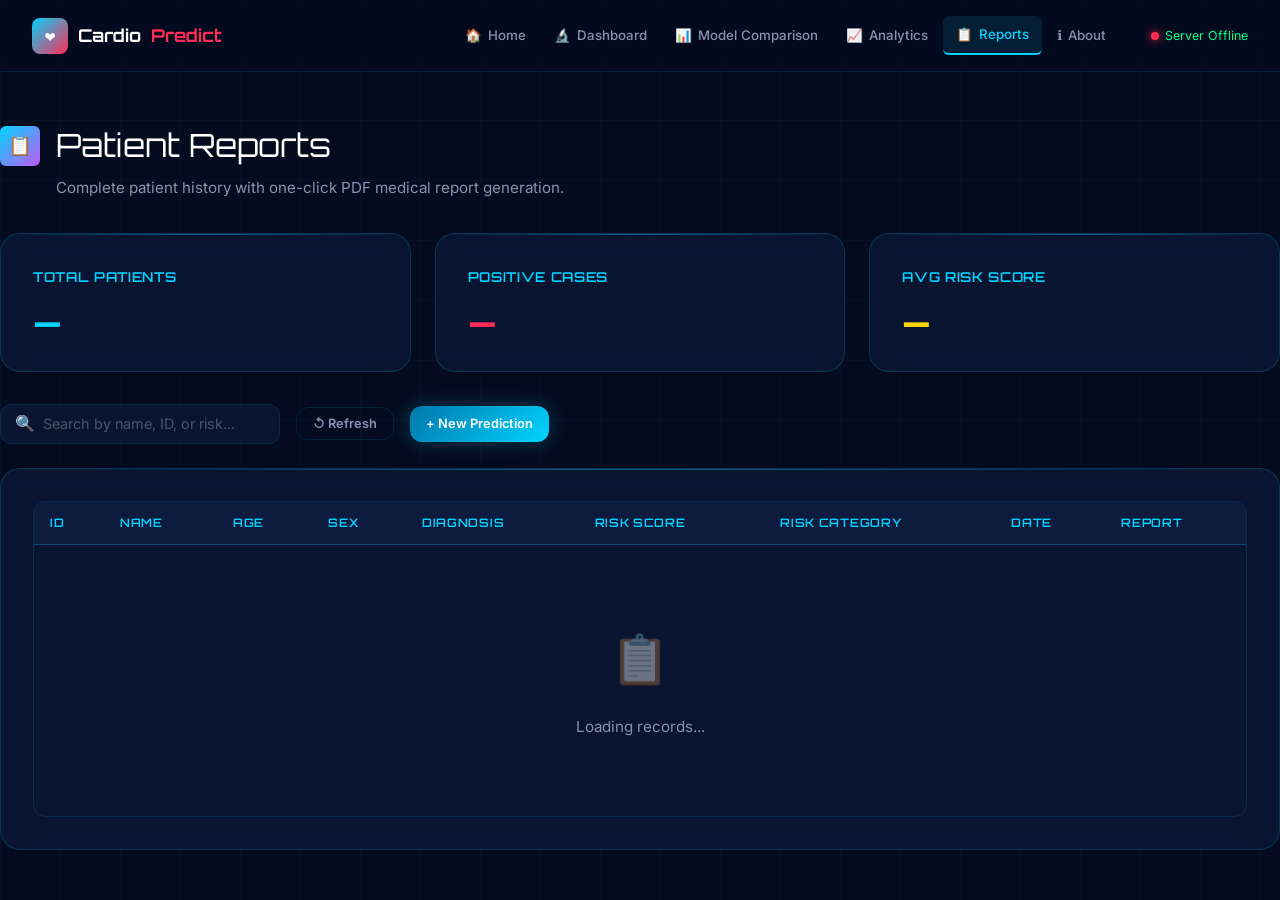
<file: frontend/report.html>
<!DOCTYPE html>
<html lang="en">
<head>
  <meta charset="UTF-8">
  <meta name="viewport" content="width=device-width, initial-scale=1.0">
  <title>Patient Reports — CardioPredict</title>
  <meta name="description" content="Patient history records and PDF medical report generation for CardioPredict.">
  <link rel="stylesheet" href="css/globals.css">
  <link rel="stylesheet" href="css/animations.css">
  <link rel="stylesheet" href="css/components.css">
  <link rel="stylesheet" href="css/pages.css">
</head>
<body>
  <div class="bg-mesh"></div>

  <nav class="navbar">
    <a href="index.html" class="nav-brand"><div class="brand-icon">❤️</div>Cardio<span class="accent">Predict</span></a>
    <ul class="nav-links">
      <li><a href="index.html"><span class="nav-icon">🏠</span>Home</a></li>
      <li><a href="dashboard.html"><span class="nav-icon">🔬</span>Dashboard</a></li>
      <li><a href="comparison.html"><span class="nav-icon">📊</span>Model Comparison</a></li>
      <li><a href="analytics.html"><span class="nav-icon">📈</span>Analytics</a></li>
      <li><a href="report.html" class="active"><span class="nav-icon">📋</span>Reports</a></li>
      <li><a href="about.html"><span class="nav-icon">ℹ️</span>About</a></li>
    </ul>
    <div class="nav-status">
      <span class="dot dot-green blink" id="status-dot"></span>
      <span id="status-text">System Online</span>
    </div>
  </nav>

  <div class="page-wrapper">
    <div class="container section-sm">
      <div class="page-title"><div class="title-icon">📋</div>Patient Reports</div>
      <p class="page-subtitle">Complete patient history with one-click PDF medical report generation.</p>

      <!-- Stats row -->
      <div class="grid-3" style="margin-bottom:var(--sp-xl)">
        <div class="card stat-card">
          <div class="card-header"><span class="card-title">Total Patients</span></div>
          <div class="stat-value neon-blue" id="stat-total">—</div>
        </div>
        <div class="card stat-card">
          <div class="card-header"><span class="card-title">Positive Cases</span></div>
          <div class="stat-value neon-red" id="stat-positive">—</div>
        </div>
        <div class="card stat-card">
          <div class="card-header"><span class="card-title">Avg Risk Score</span></div>
          <div class="stat-value neon-yellow" id="stat-avg-risk">—</div>
        </div>
      </div>

      <!-- Toolbar -->
      <div class="report-toolbar">
        <div class="search-bar">
          <span class="search-icon">🔍</span>
          <input type="text" id="search-input" placeholder="Search by name, ID, or risk...">
        </div>
        <button class="btn btn-ghost btn-sm" onclick="loadPatients()">↺ Refresh</button>
        <a href="dashboard.html" class="btn btn-primary btn-sm">+ New Prediction</a>
      </div>

      <!-- Loading -->
      <div id="patients-loading" class="card flex-center" style="min-height:160px;gap:var(--sp-md)">
        <div class="spinner"></div>
        <p style="color:var(--text-secondary);font-size:0.9rem">Loading patient records...</p>
      </div>

      <!-- Table -->
      <div class="card">
        <div class="table-wrapper">
          <table>
            <thead>
              <tr>
                <th>ID</th>
                <th>Name</th>
                <th>Age</th>
                <th>Sex</th>
                <th>Diagnosis</th>
                <th>Risk Score</th>
                <th>Risk Category</th>
                <th>Date</th>
                <th>Report</th>
              </tr>
            </thead>
            <tbody id="patients-tbody">
              <tr><td colspan="9">
                <div class="empty-state">
                  <div class="empty-icon">📋</div>
                  <p class="empty-text">Loading records...</p>
                </div>
              </td></tr>
            </tbody>
          </table>
        </div>
      </div>
    </div>
  </div>

  <div id="toast-container"></div>
  <script src="js/api.js"></script>
  <script src="js/nav.js"></script>
  <script src="js/report.js"></script>
</body>
</html>
</file>
<file: frontend/css/globals.css>
/* ============================================================
   CardioPredict — Global Design System
   Tokens · Reset · Typography · Layout · Utilities
   ============================================================ */

@import url('https://fonts.googleapis.com/css2?family=Orbitron:wght@400;600;700;900&family=Inter:wght@300;400;500;600;700&display=swap');

/* ── Design Tokens ────────────────────────────────────────── */
:root {
  /* Core palette */
  --neon-blue:    #00d4ff;
  --neon-blue-dim:#0099cc;
  --neon-red:     #ff2d55;
  --neon-red-dim: #cc1133;
  --neon-green:   #00ff88;
  --neon-purple:  #bf5af2;
  --neon-yellow:  #ffd60a;
  --neon-orange:  #ff9500;

  /* Dark backgrounds */
  --bg-void:      #020710;
  --bg-base:      #050b1f;
  --bg-raised:    #0a1628;
  --bg-panel:     #0d1b3e;
  --bg-card:      #0f2147;
  --bg-hover:     #132759;

  /* Glass effects */
  --glass-bg:     rgba(13, 27, 62, 0.6);
  --glass-border: rgba(0, 212, 255, 0.18);
  --glass-shadow: rgba(0, 212, 255, 0.08);
  --glass-blur:   blur(16px);

  /* Text */
  --text-primary:   #ccd6f6;
  --text-secondary: #8892b0;
  --text-muted:     #4a5568;
  --text-white:     #ffffff;

  /* Borders */
  --border-dim:   rgba(0, 212, 255, 0.12);
  --border-mid:   rgba(0, 212, 255, 0.25);
  --border-bright:rgba(0, 212, 255, 0.5);

  /* Spacing */
  --sp-xs:  4px;
  --sp-sm:  8px;
  --sp-md:  16px;
  --sp-lg:  24px;
  --sp-xl:  32px;
  --sp-2xl: 48px;
  --sp-3xl: 64px;

  /* Radius */
  --r-sm:   6px;
  --r-md:   12px;
  --r-lg:   20px;
  --r-xl:   28px;
  --r-full: 999px;

  /* Transitions */
  --ease:   cubic-bezier(0.4, 0, 0.2, 1);
  --t-fast: 150ms;
  --t-mid:  300ms;
  --t-slow: 500ms;

  /* Typography */
  --font-display: 'Orbitron', monospace;
  --font-body:    'Inter', system-ui, sans-serif;

  /* Nav */
  --nav-h: 72px;
}

/* ── Reset ─────────────────────────────────────────────────── */
*, *::before, *::after { box-sizing: border-box; margin: 0; padding: 0; }

html {
  font-size: 16px;
  scroll-behavior: smooth;
  -webkit-font-smoothing: antialiased;
}

body {
  font-family: var(--font-body);
  background-color: var(--bg-base);
  color: var(--text-primary);
  min-height: 100vh;
  overflow-x: hidden;
  line-height: 1.6;
}

/* Scrollbar */
::-webkit-scrollbar       { width: 6px; }
::-webkit-scrollbar-track { background: var(--bg-void); }
::-webkit-scrollbar-thumb { background: var(--neon-blue-dim); border-radius: var(--r-full); }

/* ── Typography ────────────────────────────────────────────── */
h1, h2, h3, h4, h5, h6 {
  font-family: var(--font-display);
  font-weight: 700;
  line-height: 1.2;
  color: var(--text-white);
}

h1 { font-size: clamp(2rem, 4vw, 3.5rem); }
h2 { font-size: clamp(1.5rem, 3vw, 2.25rem); }
h3 { font-size: clamp(1.1rem, 2vw, 1.5rem); }
h4 { font-size: 1.15rem; }

p  { color: var(--text-secondary); line-height: 1.7; }
a  { color: var(--neon-blue); text-decoration: none; transition: color var(--t-fast) var(--ease); }
a:hover { color: #fff; }

/* ── Neon text helpers ─────────────────────────────────────── */
.neon-blue  { color: var(--neon-blue) !important; }
.neon-red   { color: var(--neon-red) !important; }
.neon-green { color: var(--neon-green) !important; }
.neon-yellow{ color: var(--neon-yellow) !important; }
.neon-orange{ color: var(--neon-orange) !important; }

/* ── Grid system ──────────────────────────────────────────── */
.container { width: 100%; max-width: 1400px; margin: 0 auto; padding: 0 var(--sp-lg); }
.grid-2    { display: grid; grid-template-columns: repeat(2, 1fr); gap: var(--sp-lg); }
.grid-3    { display: grid; grid-template-columns: repeat(3, 1fr); gap: var(--sp-lg); }
.grid-4    { display: grid; grid-template-columns: repeat(4, 1fr); gap: var(--sp-lg); }

@media (max-width: 1100px) { .grid-4 { grid-template-columns: repeat(2, 1fr); } }
@media (max-width: 768px)  {
  .grid-2, .grid-3, .grid-4 { grid-template-columns: 1fr; }
  .container { padding: 0 var(--sp-md); }
}

/* ── Flex helpers ─────────────────────────────────────────── */
.flex        { display: flex; }
.flex-center { display: flex; align-items: center; justify-content: center; }
.flex-col    { display: flex; flex-direction: column; }
.gap-sm      { gap: var(--sp-sm); }
.gap-md      { gap: var(--sp-md); }
.gap-lg      { gap: var(--sp-lg); }

/* ── Background grid mesh ─────────────────────────────────── */
.bg-mesh {
  position: fixed;
  inset: 0;
  background-image:
    linear-gradient(rgba(0,212,255,0.03) 1px, transparent 1px),
    linear-gradient(90deg, rgba(0,212,255,0.03) 1px, transparent 1px);
  background-size: 60px 60px;
  pointer-events: none;
  z-index: 0;
}

/* ── Page wrapper ─────────────────────────────────────────── */
.page-wrapper {
  position: relative;
  z-index: 1;
  padding-top: var(--nav-h);
  min-height: 100vh;
}

/* ── Section spacing ─────────────────────────────────────── */
.section { padding: var(--sp-3xl) 0; }
.section-sm { padding: var(--sp-2xl) 0; }

/* ── Page title ─────────────────────────────────────────── */
.page-title {
  font-family: var(--font-display);
  font-size: clamp(1.4rem, 3vw, 2rem);
  color: var(--text-white);
  display: flex;
  align-items: center;
  gap: var(--sp-md);
  margin-bottom: var(--sp-xs);
}
.page-title .title-icon {
  width: 40px; height: 40px;
  background: linear-gradient(135deg, var(--neon-blue), var(--neon-purple));
  border-radius: var(--r-sm);
  display: flex; align-items: center; justify-content: center;
  font-size: 1.2rem;
}
.page-subtitle {
  color: var(--text-secondary);
  font-size: 0.95rem;
  margin-bottom: var(--sp-xl);
  padding-left: 56px;
}

/* ── Status indicators ───────────────────────────────────── */
.dot { width: 8px; height: 8px; border-radius: 50%; display: inline-block; }
.dot-green  { background: var(--neon-green); box-shadow: 0 0 8px var(--neon-green); }
.dot-blue   { background: var(--neon-blue);  box-shadow: 0 0 8px var(--neon-blue); }
.dot-red    { background: var(--neon-red);   box-shadow: 0 0 8px var(--neon-red); }
.dot-yellow { background: var(--neon-yellow);box-shadow: 0 0 8px var(--neon-yellow); }

/* ── Toast ──────────────────────────────────────────────── */
#toast-container {
  position: fixed;
  bottom: 24px; right: 24px;
  z-index: 9999;
  display: flex; flex-direction: column; gap: 8px;
}
.toast {
  background: var(--bg-panel);
  border: 1px solid var(--glass-border);
  border-radius: var(--r-md);
  padding: 12px 20px;
  color: var(--text-primary);
  font-size: 0.9rem;
  backdrop-filter: var(--glass-blur);
  animation: slideInRight 0.3s var(--ease), fadeOut 0.3s var(--ease) 2.7s forwards;
  max-width: 320px;
}
.toast.success { border-color: rgba(0,255,136,0.4); }
.toast.error   { border-color: rgba(255,45,85,0.4); }

/* ── Loading spinner ─────────────────────────────────────── */
.spinner {
  width: 40px; height: 40px;
  border: 3px solid rgba(0,212,255,0.1);
  border-top-color: var(--neon-blue);
  border-radius: 50%;
  animation: spin 0.8s linear infinite;
  margin: 0 auto;
}

/* ── Divider ─────────────────────────────────────────────── */
.divider {
  height: 1px;
  background: linear-gradient(90deg, transparent, var(--glass-border), transparent);
  margin: var(--sp-lg) 0;
}
</file>
<file: frontend/css/animations.css>
/* ============================================================
   CardioPredict — Animations & Keyframes
   ============================================================ */

/* ── Base keyframes ─────────────────────────────────────── */
@keyframes fadeIn       { from { opacity: 0 } to { opacity: 1 } }
@keyframes fadeOut      { from { opacity: 1 } to { opacity: 0 } }
@keyframes fadeInUp     { from { opacity: 0; transform: translateY(24px) } to { opacity: 1; transform: none } }
@keyframes fadeInDown   { from { opacity: 0; transform: translateY(-24px)} to { opacity: 1; transform: none } }
@keyframes fadeInLeft   { from { opacity: 0; transform: translateX(-30px)} to { opacity: 1; transform: none } }
@keyframes fadeInRight  { from { opacity: 0; transform: translateX(30px) } to { opacity: 1; transform: none } }
@keyframes slideInRight { from { transform: translateX(120%); opacity: 0 } to { transform: none; opacity: 1 } }
@keyframes scaleIn      { from { opacity: 0; transform: scale(0.9) } to { opacity: 1; transform: none } }
@keyframes spin         { to { transform: rotate(360deg) } }

/* ── Heartbeat ──────────────────────────────────────────── */
@keyframes heartbeat {
  0%, 100% { transform: scale(1);    }
  14%       { transform: scale(1.15); }
  28%       { transform: scale(1);    }
  42%       { transform: scale(1.10); }
  56%       { transform: scale(1);    }
}
.animate-heartbeat { animation: heartbeat 1.4s ease-in-out infinite; }

/* ── Neon pulse ring ────────────────────────────────────── */
@keyframes pulseRing {
  0%   { transform: scale(0.8); opacity: 0.8; }
  100% { transform: scale(2.2); opacity: 0; }
}

/* ── Glow flicker ───────────────────────────────────────── */
@keyframes glowFlicker {
  0%, 100% { opacity: 1;   text-shadow: 0 0 20px var(--neon-blue), 0 0 40px var(--neon-blue); }
  25%       { opacity: 0.85; text-shadow: 0 0 10px var(--neon-blue); }
  50%       { opacity: 1;   text-shadow: 0 0 30px var(--neon-blue), 0 0 60px var(--neon-blue); }
  75%       { opacity: 0.9; text-shadow: 0 0 15px var(--neon-blue); }
}
.glow-flicker { animation: glowFlicker 3s ease-in-out infinite; }

/* ── ECG line ────────────────────────────────────────────── */
@keyframes ecgDraw {
  0%   { stroke-dashoffset: 1000; }
  100% { stroke-dashoffset: 0; }
}

/* ── Gauge fill ──────────────────────────────────────────── */
@keyframes gaugeFill {
  from { stroke-dashoffset: 565; }
}
.gauge-arc { animation: gaugeFill 1.5s var(--ease) forwards; }

/* ── Float (hero elements) ───────────────────────────────── */
@keyframes float {
  0%, 100% { transform: translateY(0px); }
  50%       { transform: translateY(-12px); }
}
.animate-float { animation: float 4s ease-in-out infinite; }

/* ── Scan line ────────────────────────────────────────────── */
@keyframes scanLine {
  0%   { top: -2px; }
  100% { top: 100%; }
}
.scan-line {
  position: absolute;
  left: 0; right: 0;
  height: 2px;
  background: linear-gradient(90deg, transparent, rgba(0,212,255,0.4), transparent);
  animation: scanLine 3s linear infinite;
  pointer-events: none;
}

/* ── Particle float ──────────────────────────────────────── */
@keyframes particleFloat {
  0%   { transform: translateY(0) translateX(0)    opacity: 0; }
  10%  { opacity: 1; }
  90%  { opacity: 1; }
  100% { transform: translateY(-120vh) translateX(20px); opacity: 0; }
}

/* ── Counter count-up ───────────────────────────────────── */
@keyframes countUp {
  from { opacity: 0; transform: translateY(8px); }
  to   { opacity: 1; transform: none; }
}

/* ── Slide-down reveal ───────────────────────────────────── */
@keyframes slideDown {
  from { max-height: 0; opacity: 0; }
  to   { max-height: 600px; opacity: 1; }
}

/* ── Page transition ─────────────────────────────────────── */
.page-enter { animation: fadeInUp 0.5s var(--ease) both; }

/* ── Card hover ──────────────────────────────────────────── */
.hover-lift {
  transition: transform var(--t-mid) var(--ease),
              box-shadow var(--t-mid) var(--ease);
}
.hover-lift:hover {
  transform: translateY(-6px);
  box-shadow: 0 20px 60px rgba(0,212,255,0.12),
              0 0 0 1px var(--glass-border);
}

/* ── Neon glow text on hover ────────────────────────────── */
.hover-glow {
  transition: text-shadow var(--t-mid) var(--ease), color var(--t-mid) var(--ease);
}
.hover-glow:hover {
  color: var(--neon-blue);
  text-shadow: 0 0 16px var(--neon-blue);
}

/* ── Progress bar fill ──────────────────────────────────── */
@keyframes barFill {
  from { width: 0%; }
}
.bar-animated { animation: barFill 1.2s var(--ease) forwards; }

/* ── Badge pop-in ───────────────────────────────────────── */
@keyframes badgePop {
  0%   { transform: scale(0); opacity: 0; }
  70%  { transform: scale(1.1); }
  100% { transform: scale(1); opacity: 1; }
}
.badge-animate { animation: badgePop 0.4s var(--ease) forwards; }

/* ── Stagger helpers ─────────────────────────────────────── */
.stagger-1 { animation-delay: 0.1s; }
.stagger-2 { animation-delay: 0.2s; }
.stagger-3 { animation-delay: 0.3s; }
.stagger-4 { animation-delay: 0.4s; }
.stagger-5 { animation-delay: 0.5s; }
.stagger-6 { animation-delay: 0.6s; }

/* ── Risk result reveal ─────────────────────────────────── */
@keyframes resultReveal {
  0%   { opacity: 0; transform: scale(0.85) translateY(20px); }
  60%  { transform: scale(1.03); }
  100% { opacity: 1; transform: none; }
}
.result-reveal { animation: resultReveal 0.7s var(--ease) both; }

/* ── Dot blink ──────────────────────────────────────────── */
@keyframes blink {
  0%, 100% { opacity: 1; }
  50%       { opacity: 0.3; }
}
.blink { animation: blink 1.2s ease-in-out infinite; }

/* ── Gradient shift background ──────────────────────────── */
@keyframes gradientShift {
  0%   { background-position: 0% 50%; }
  50%  { background-position: 100% 50%; }
  100% { background-position: 0% 50%; }
}
</file>
<file: frontend/css/components.css>
/* ============================================================
   CardioPredict — UI Components
   Nav · Cards · Buttons · Forms · Badges · Gauge · Table
   ============================================================ */

/* NAVIGATION */
.navbar {
  position: fixed; top: 0; left: 0; right: 0;
  height: var(--nav-h); z-index: 1000;
  display: flex; align-items: center;
  background: rgba(5,11,31,0.88); backdrop-filter: blur(20px);
  border-bottom: 1px solid var(--border-dim);
  padding: 0 var(--sp-xl); gap: var(--sp-xl);
}
.nav-brand {
  display: flex; align-items: center; gap: 10px;
  font-family: var(--font-display); font-size: 1.1rem; font-weight: 700;
  color: var(--text-white); text-decoration: none; flex-shrink: 0;
}
.nav-brand .brand-icon {
  width: 36px; height: 36px;
  background: linear-gradient(135deg, var(--neon-blue), var(--neon-red));
  border-radius: 8px; display: flex; align-items: center; justify-content: center;
}
.nav-brand span.accent { color: var(--neon-red); }
.nav-links { display: flex; align-items: center; gap: 2px; list-style: none; margin-left: auto; }
.nav-links a {
  display: flex; align-items: center; gap: 6px; padding: 8px 13px;
  border-radius: var(--r-sm); font-size: 0.83rem; font-weight: 500;
  color: var(--text-secondary); text-decoration: none; white-space: nowrap;
  transition: color var(--t-fast), background var(--t-fast);
}
.nav-links a:hover { color: var(--text-white); background: rgba(0,212,255,0.08); }
.nav-links a.active {
  color: var(--neon-blue); background: rgba(0,212,255,0.1);
  border-bottom: 2px solid var(--neon-blue);
}
.nav-status { display: flex; align-items: center; gap: 6px; font-size: 0.78rem; color: var(--neon-green); }

/* CARDS */
.card {
  background: var(--glass-bg); border: 1px solid var(--glass-border);
  border-radius: var(--r-lg); backdrop-filter: var(--glass-blur);
  padding: var(--sp-xl); position: relative; overflow: hidden;
  transition: border-color var(--t-mid), box-shadow var(--t-mid);
}
.card:hover { border-color: rgba(0,212,255,0.35); box-shadow: 0 0 30px rgba(0,212,255,0.06); }
.card::before {
  content: ''; position: absolute; top: 0; left: 0; right: 0; height: 1px;
  background: linear-gradient(90deg, transparent, rgba(0,212,255,0.4), transparent);
}
.card-header { display: flex; align-items: center; justify-content: space-between; margin-bottom: var(--sp-md); }
.card-title {
  font-family: var(--font-display); font-size: 0.85rem; font-weight: 600;
  color: var(--neon-blue); letter-spacing: 0.05em; text-transform: uppercase;
  display: flex; align-items: center; gap: 8px;
}
.stat-value { font-family: var(--font-display); font-size: 2.2rem; font-weight: 700; line-height: 1; }
.stat-label { font-size: 0.78rem; color: var(--text-secondary); text-transform: uppercase; letter-spacing: 0.08em; }

/* BUTTONS */
.btn {
  display: inline-flex; align-items: center; justify-content: center; gap: 8px;
  padding: 12px 24px; border: none; border-radius: var(--r-md);
  font-family: var(--font-body); font-size: 0.9rem; font-weight: 600;
  cursor: pointer; transition: all var(--t-mid); white-space: nowrap;
  position: relative; overflow: hidden;
}
.btn-primary {
  background: linear-gradient(135deg, #0077aa, var(--neon-blue));
  color: #fff; box-shadow: 0 0 20px rgba(0,212,255,0.25);
}
.btn-primary:hover { box-shadow: 0 0 35px rgba(0,212,255,0.45); transform: translateY(-2px); }
.btn-danger {
  background: linear-gradient(135deg, #9a0027, var(--neon-red));
  color: #fff; box-shadow: 0 0 20px rgba(255,45,85,0.25);
}
.btn-danger:hover { box-shadow: 0 0 35px rgba(255,45,85,0.4); transform: translateY(-2px); }
.btn-ghost {
  background: transparent; color: var(--text-secondary);
  border: 1px solid var(--border-dim);
}
.btn-ghost:hover { color: var(--text-white); border-color: var(--glass-border); background: rgba(255,255,255,0.04); }
.btn-outline { background: transparent; color: var(--neon-blue); border: 1px solid var(--neon-blue); }
.btn-outline:hover { background: rgba(0,212,255,0.1); box-shadow: 0 0 20px rgba(0,212,255,0.2); }
.btn-sm { padding: 8px 16px; font-size: 0.8rem; }
.btn-lg { padding: 16px 32px; font-size: 1rem; border-radius: var(--r-lg); }
.btn-full { width: 100%; }
.btn:disabled { opacity: 0.5; cursor: not-allowed; transform: none !important; }
.btn .btn-spinner { width: 16px; height: 16px; border: 2px solid rgba(255,255,255,0.3); border-top-color: #fff; border-radius: 50%; animation: spin 0.7s linear infinite; display: none; }
.btn.loading .btn-spinner { display: block; }

/* FORMS */
.form-group { display: flex; flex-direction: column; gap: 6px; }
label { font-size: 0.8rem; font-weight: 500; color: var(--text-secondary); text-transform: uppercase; letter-spacing: 0.05em; }
label .required { color: var(--neon-red); }
.form-control {
  width: 100%; padding: 11px 14px;
  background: rgba(13,27,62,0.7); border: 1px solid rgba(0,212,255,0.15);
  border-radius: var(--r-md); color: var(--text-primary);
  font-family: var(--font-body); font-size: 0.9rem; outline: none;
  transition: border-color var(--t-fast), box-shadow var(--t-fast);
}
.form-control:focus { border-color: var(--neon-blue); box-shadow: 0 0 0 3px rgba(0,212,255,0.12); }
.form-control::placeholder { color: var(--text-muted); }
.form-control option { background: var(--bg-panel); }
.form-hint { font-size: 0.75rem; color: var(--text-muted); }
.form-grid { display: grid; grid-template-columns: repeat(2, 1fr); gap: var(--sp-md); }
@media (max-width: 640px) { .form-grid { grid-template-columns: 1fr; } }
input[type="range"] { width: 100%; accent-color: var(--neon-blue); cursor: pointer; }

/* BADGES */
.badge { display: inline-flex; align-items: center; gap: 5px; padding: 4px 10px; border-radius: var(--r-full); font-size: 0.75rem; font-weight: 600; }
.badge-blue   { background: rgba(0,212,255,0.15);  color: var(--neon-blue);   border: 1px solid rgba(0,212,255,0.3); }
.badge-red    { background: rgba(255,45,85,0.15);  color: var(--neon-red);    border: 1px solid rgba(255,45,85,0.3); }
.badge-green  { background: rgba(0,255,136,0.15);  color: var(--neon-green);  border: 1px solid rgba(0,255,136,0.3); }
.badge-yellow { background: rgba(255,214,10,0.15); color: var(--neon-yellow); border: 1px solid rgba(255,214,10,0.3); }
.badge-orange { background: rgba(255,149,0,0.15);  color: var(--neon-orange); border: 1px solid rgba(255,149,0,0.3); }

/* GAUGE */
.gauge-container { position: relative; display: flex; flex-direction: column; align-items: center; gap: var(--sp-sm); }
.gauge-bg-arc { fill: none; stroke: rgba(0,212,255,0.1); stroke-width: 14; stroke-linecap: round; }
.gauge-fill-arc { fill: none; stroke-width: 14; stroke-linecap: round; transition: stroke-dashoffset 1.5s cubic-bezier(0.4,0,0.2,1), stroke 0.5s ease; }
.gauge-center-text { position: absolute; top: 50%; left: 50%; transform: translate(-50%,-50%); text-align: center; }
.gauge-value { font-family: var(--font-display); font-size: 2.4rem; font-weight: 900; line-height: 1; color: var(--text-white); }
.gauge-unit  { font-size: 1rem; color: var(--text-secondary); }
.gauge-label { font-size: 0.8rem; color: var(--text-secondary); letter-spacing: 0.05em; margin-top: 4px; }

/* RESULT PANEL */
.result-panel { border-radius: var(--r-lg); padding: var(--sp-xl); position: relative; overflow: hidden; border: 1px solid transparent; }
.result-panel.positive { background: linear-gradient(135deg, rgba(255,45,85,0.08), rgba(255,45,85,0.03)); border-color: rgba(255,45,85,0.3); }
.result-panel.negative { background: linear-gradient(135deg, rgba(0,255,136,0.08), rgba(0,255,136,0.03)); border-color: rgba(0,255,136,0.3); }
.result-icon  { font-size: 3rem; margin-bottom: var(--sp-sm); display: block; }
.result-title { font-family: var(--font-display); font-size: 1.5rem; font-weight: 700; }

/* PROGRESS */
.progress-track { width: 100%; height: 8px; background: rgba(0,212,255,0.08); border-radius: var(--r-full); overflow: hidden; }
.progress-fill  { height: 100%; border-radius: var(--r-full); transition: width 1.2s var(--ease); }
.progress-blue  { background: linear-gradient(90deg, #0066aa, var(--neon-blue)); }
.progress-green { background: linear-gradient(90deg, #00aa55, var(--neon-green)); }
.progress-red   { background: linear-gradient(90deg, #aa0022, var(--neon-red)); }
.progress-yellow{ background: linear-gradient(90deg, #aa9900, var(--neon-yellow)); }

/* TABLE */
.table-wrapper { width: 100%; overflow-x: auto; border-radius: var(--r-md); border: 1px solid var(--border-dim); }
table { width: 100%; border-collapse: collapse; font-size: 0.875rem; }
thead tr { background: var(--bg-panel); border-bottom: 1px solid var(--border-mid); }
thead th { padding: 12px 16px; text-align: left; font-family: var(--font-display); font-size: 0.73rem; font-weight: 600; color: var(--neon-blue); text-transform: uppercase; letter-spacing: 0.06em; white-space: nowrap; }
tbody tr { border-bottom: 1px solid var(--border-dim); transition: background var(--t-fast); }
tbody tr:hover { background: rgba(0,212,255,0.04); }
tbody td { padding: 12px 16px; color: var(--text-primary); vertical-align: middle; }
tbody tr:last-child { border-bottom: none; }

/* MODEL CARDS */
.model-card { display: flex; flex-direction: column; gap: var(--sp-md); padding: var(--sp-xl); border-radius: var(--r-lg); border: 1px solid var(--border-dim); background: var(--glass-bg); backdrop-filter: var(--glass-blur); transition: all var(--t-mid); }
.model-card:hover { border-color: var(--glass-border); transform: translateY(-4px); }
.model-card.best-model { border-color: rgba(255,214,10,0.4); }
.model-name { font-family: var(--font-display); font-size: 1rem; font-weight: 700; color: var(--text-white); }
.metric-row { display: flex; justify-content: space-between; align-items: center; font-size: 0.85rem; }
.metric-label { color: var(--text-secondary); }
.metric-val   { font-weight: 600; color: var(--text-white); }

/* CHART CONTAINERS */
.chart-container { position: relative; width: 100%; }
.chart-img { width: 100%; border-radius: var(--r-md); border: 1px solid var(--border-dim); }

/* RECOMMENDATIONS */
.rec-list { list-style: none; display: flex; flex-direction: column; gap: var(--sp-sm); }
.rec-item { display: flex; align-items: flex-start; gap: var(--sp-sm); padding: 10px 14px; background: rgba(0,212,255,0.05); border: 1px solid rgba(0,212,255,0.1); border-radius: var(--r-md); font-size: 0.88rem; color: var(--text-primary); transition: border-color var(--t-fast); }
.rec-item:hover { border-color: rgba(0,212,255,0.25); }
.rec-item::before { content: '→'; color: var(--neon-blue); flex-shrink: 0; font-weight: 700; }

/* SEARCH BAR */
.search-bar { display: flex; gap: var(--sp-sm); align-items: center; background: var(--glass-bg); border: 1px solid var(--border-dim); border-radius: var(--r-md); padding: 6px 14px; width: 280px; }
.search-bar input { background: transparent; border: none; outline: none; color: var(--text-primary); font-family: var(--font-body); font-size: 0.9rem; width: 100%; }
.search-bar input::placeholder { color: var(--text-muted); }

/* MODAL */
.modal-overlay { position: fixed; inset: 0; background: rgba(2,7,16,0.85); backdrop-filter: blur(8px); z-index: 2000; display: flex; align-items: center; justify-content: center; padding: var(--sp-lg); animation: fadeIn 0.25s; }
.modal { background: var(--bg-panel); border: 1px solid var(--glass-border); border-radius: var(--r-xl); width: 100%; max-width: 560px; max-height: 90vh; overflow-y: auto; padding: var(--sp-xl); animation: scaleIn 0.3s; }
.modal-header { display: flex; justify-content: space-between; align-items: center; margin-bottom: var(--sp-lg); }
.modal-close { background: none; border: none; color: var(--text-secondary); font-size: 1.2rem; cursor: pointer; border-radius: var(--r-sm); transition: color var(--t-fast); }
.modal-close:hover { color: var(--text-white); }

/* EMPTY STATE */
.empty-state { display: flex; flex-direction: column; align-items: center; justify-content: center; gap: var(--sp-md); padding: var(--sp-3xl) var(--sp-lg); text-align: center; }
.empty-icon { font-size: 3rem; opacity: 0.4; }
.empty-text { color: var(--text-secondary); font-size: 0.95rem; }

/* TOAST */
#toast-container { position: fixed; bottom: 24px; right: 24px; z-index: 9999; display: flex; flex-direction: column; gap: 8px; }
.toast { background: var(--bg-panel); border: 1px solid var(--glass-border); border-radius: var(--r-md); padding: 12px 20px; color: var(--text-primary); font-size: 0.9rem; backdrop-filter: var(--glass-blur); animation: slideInRight 0.3s, fadeOut 0.3s 2.7s forwards; max-width: 320px; }
.toast.success { border-color: rgba(0,255,136,0.4); }
.toast.error   { border-color: rgba(255,45,85,0.4); }

/* SPINNER */
.spinner { width: 40px; height: 40px; border: 3px solid rgba(0,212,255,0.1); border-top-color: var(--neon-blue); border-radius: 50%; animation: spin 0.8s linear infinite; margin: 0 auto; }
.divider { height: 1px; background: linear-gradient(90deg, transparent, var(--glass-border), transparent); margin: var(--sp-lg) 0; }
</file>
<file: frontend/css/pages.css>
/* ============================================================
   CardioPredict — Page-specific styles
   ============================================================ */

/* ── LANDING PAGE ─────────────────────────────────────────── */
.hero {
  min-height: 100vh;
  display: flex;
  align-items: center;
  padding: var(--sp-3xl) 0;
  position: relative;
  overflow: hidden;
}
.hero-content {
  position: relative;
  z-index: 2;
  max-width: 700px;
}
.hero-eyebrow {
  display: inline-flex;
  align-items: center;
  gap: 8px;
  padding: 6px 14px;
  background: rgba(0,212,255,0.08);
  border: 1px solid rgba(0,212,255,0.2);
  border-radius: var(--r-full);
  font-size: 0.8rem;
  color: var(--neon-blue);
  font-weight: 500;
  letter-spacing: 0.06em;
  margin-bottom: var(--sp-lg);
  text-transform: uppercase;
}
.hero-title {
  font-family: var(--font-display);
  font-size: clamp(2.4rem, 5vw, 4.5rem);
  font-weight: 900;
  line-height: 1.05;
  margin-bottom: var(--sp-lg);
  color: var(--text-white);
}
.hero-title .highlight {
  background: linear-gradient(135deg, var(--neon-blue), var(--neon-red));
  -webkit-background-clip: text;
  -webkit-text-fill-color: transparent;
  background-clip: text;
}
.hero-desc {
  font-size: 1.05rem;
  color: var(--text-secondary);
  margin-bottom: var(--sp-xl);
  max-width: 540px;
  line-height: 1.75;
}
.hero-actions {
  display: flex;
  gap: var(--sp-md);
  flex-wrap: wrap;
}
.hero-visual {
  position: absolute;
  right: 0; top: 50%;
  transform: translateY(-50%);
  width: 46%;
  pointer-events: none;
}
@media (max-width: 900px) { .hero-visual { display: none; } .hero-content { max-width: 100%; } }

/* ECG canvas */
#ecg-canvas {
  width: 100%;
  height: 200px;
  border-radius: var(--r-lg);
  border: 1px solid rgba(0,212,255,0.15);
}

/* Feature grid */
.features-section { padding: var(--sp-3xl) 0; }
.feature-card {
  padding: var(--sp-xl);
  border-radius: var(--r-lg);
  border: 1px solid var(--border-dim);
  background: var(--glass-bg);
  backdrop-filter: var(--glass-blur);
  transition: all var(--t-mid);
  animation: fadeInUp 0.6s var(--ease) both;
}
.feature-card:hover {
  border-color: var(--glass-border);
  transform: translateY(-8px);
  box-shadow: 0 20px 60px rgba(0,212,255,0.08);
}
.feature-icon {
  width: 52px; height: 52px;
  border-radius: var(--r-md);
  display: flex; align-items: center; justify-content: center;
  font-size: 1.4rem;
  margin-bottom: var(--sp-md);
}
.feature-icon.blue   { background: linear-gradient(135deg,rgba(0,119,170,0.4),rgba(0,212,255,0.2)); border:1px solid rgba(0,212,255,0.3); }
.feature-icon.red    { background: linear-gradient(135deg,rgba(154,0,39,0.4),rgba(255,45,85,0.2));  border:1px solid rgba(255,45,85,0.3); }
.feature-icon.green  { background: linear-gradient(135deg,rgba(0,100,50,0.4),rgba(0,255,136,0.2));  border:1px solid rgba(0,255,136,0.3); }
.feature-icon.purple { background: linear-gradient(135deg,rgba(80,0,150,0.4),rgba(191,90,242,0.2));border:1px solid rgba(191,90,242,0.3); }
.feature-title { font-family: var(--font-display); font-size: 0.95rem; font-weight: 700; color: var(--text-white); margin-bottom: 8px; }
.feature-desc  { font-size: 0.85rem; color: var(--text-secondary); line-height: 1.6; }

/* Stats bar */
.stats-bar {
  display: grid;
  grid-template-columns: repeat(4, 1fr);
  gap: 1px;
  background: var(--border-dim);
  border-radius: var(--r-lg);
  overflow: hidden;
  margin: var(--sp-3xl) 0;
  border: 1px solid var(--border-dim);
}
.stats-bar .stat-item {
  background: var(--bg-panel);
  padding: var(--sp-xl);
  text-align: center;
  transition: background var(--t-fast);
}
.stats-bar .stat-item:hover { background: var(--bg-hover); }
.stats-bar .stat-num  { font-family: var(--font-display); font-size: 2rem; font-weight: 900; color: var(--neon-blue); }
.stats-bar .stat-text { font-size: 0.8rem; color: var(--text-secondary); text-transform: uppercase; letter-spacing: 0.05em; }
@media (max-width: 768px) { .stats-bar { grid-template-columns: repeat(2,1fr); } }

/* ── DASHBOARD PAGE ───────────────────────────────────────── */
.dashboard-layout {
  display: grid;
  grid-template-columns: 420px 1fr;
  gap: var(--sp-xl);
  align-items: start;
}
@media (max-width: 1100px) { .dashboard-layout { grid-template-columns: 1fr; } }

.prediction-form-card { position: sticky; top: calc(var(--nav-h) + var(--sp-lg)); }

.form-section-title {
  font-family: var(--font-display);
  font-size: 0.78rem;
  color: var(--text-muted);
  text-transform: uppercase;
  letter-spacing: 0.1em;
  margin: var(--sp-md) 0 var(--sp-sm);
  padding-bottom: 6px;
  border-bottom: 1px solid var(--border-dim);
}

/* Results area */
.results-area { display: flex; flex-direction: column; gap: var(--sp-lg); }

.gauge-card-inner {
  display: flex;
  flex-direction: column;
  align-items: center;
  gap: var(--sp-md);
}

.model-breakdown { display: flex; flex-direction: column; gap: var(--sp-sm); }
.model-row {
  display: flex;
  align-items: center;
  gap: var(--sp-md);
  padding: 10px 14px;
  background: rgba(0,212,255,0.04);
  border: 1px solid var(--border-dim);
  border-radius: var(--r-md);
  transition: border-color var(--t-fast);
}
.model-row:hover { border-color: rgba(0,212,255,0.2); }
.model-row-name  { flex: 1; font-size: 0.85rem; font-weight: 600; color: var(--text-primary); }
.model-row-prob  { font-family: var(--font-display); font-size: 0.9rem; font-weight: 700; min-width: 56px; text-align: right; }
.model-row-bar   { flex: 2; height: 6px; background: rgba(255,255,255,0.05); border-radius: var(--r-full); overflow: hidden; }
.model-row-fill  { height: 100%; border-radius: var(--r-full); transition: width 1s var(--ease); }

/* Placeholder state */
.result-placeholder {
  display: flex;
  flex-direction: column;
  align-items: center;
  justify-content: center;
  gap: var(--sp-md);
  min-height: 340px;
  text-align: center;
  opacity: 0.5;
}
.result-placeholder-icon { font-size: 4rem; }
.result-placeholder-text { font-size: 0.95rem; color: var(--text-secondary); }

/* ── COMPARISON PAGE ──────────────────────────────────────── */
.comparison-grid { display: grid; grid-template-columns: repeat(3,1fr); gap: var(--sp-lg); margin-bottom: var(--sp-xl); }
@media (max-width: 900px) { .comparison-grid { grid-template-columns: 1fr; } }
.best-banner {
  display: flex; align-items: center; gap: var(--sp-md);
  padding: 14px 20px; border-radius: var(--r-md);
  background: linear-gradient(135deg, rgba(255,214,10,0.1), rgba(255,149,0,0.05));
  border: 1px solid rgba(255,214,10,0.3);
  margin-bottom: var(--sp-xl);
  animation: fadeInDown 0.5s var(--ease);
}
.best-banner-icon { font-size: 1.6rem; }
.best-banner-text { font-family: var(--font-display); font-size: 0.9rem; font-weight: 700; color: var(--neon-yellow); }
.best-banner-sub  { font-size: 0.8rem; color: var(--text-secondary); }

/* ── ANALYTICS PAGE ──────────────────────────────────────── */
.analytics-grid { display: grid; grid-template-columns: repeat(3,1fr); gap: var(--sp-lg); }
@media (max-width: 1100px) { .analytics-grid { grid-template-columns: 1fr; } }
.analytics-grid .full-width { grid-column: 1 / -1; }

/* ── REPORT PAGE ─────────────────────────────────────────── */
.report-toolbar {
  display: flex;
  align-items: center;
  gap: var(--sp-md);
  margin-bottom: var(--sp-lg);
  flex-wrap: wrap;
}
.patient-detail-row {
  display: grid;
  grid-template-columns: repeat(3,1fr);
  gap: var(--sp-sm);
  margin-top: var(--sp-md);
}
.patient-detail-item { display: flex; flex-direction: column; gap: 2px; }
.patient-detail-key  { font-size: 0.72rem; color: var(--text-muted); text-transform: uppercase; letter-spacing: 0.05em; }
.patient-detail-val  { font-size: 0.9rem; color: var(--text-primary); font-weight: 500; }

/* ── ABOUT PAGE ──────────────────────────────────────────── */
.timeline { display: flex; flex-direction: column; gap: 0; position: relative; padding-left: var(--sp-xl); }
.timeline::before { content: ''; position: absolute; left: 9px; top: 8px; bottom: 8px; width: 2px; background: linear-gradient(180deg, var(--neon-blue), var(--neon-red)); }
.timeline-step {
  position: relative;
  padding: 0 0 var(--sp-xl) var(--sp-lg);
  animation: fadeInLeft 0.5s var(--ease) both;
}
.timeline-step::before {
  content: '';
  position: absolute;
  left: -22px; top: 6px;
  width: 12px; height: 12px;
  border-radius: 50%;
  background: var(--neon-blue);
  border: 2px solid var(--bg-base);
  box-shadow: 0 0 10px var(--neon-blue);
}
.timeline-label { font-family: var(--font-display); font-size: 0.85rem; font-weight: 700; color: var(--neon-blue); margin-bottom: 4px; }
.timeline-desc  { font-size: 0.85rem; color: var(--text-secondary); }

/* Viva FAQ */
.faq-item {
  border: 1px solid var(--border-dim);
  border-radius: var(--r-md);
  overflow: hidden;
  transition: border-color var(--t-fast);
}
.faq-item.open { border-color: rgba(0,212,255,0.3); }
.faq-q {
  display: flex;
  justify-content: space-between;
  align-items: center;
  padding: 14px 18px;
  cursor: pointer;
  background: var(--glass-bg);
  font-weight: 500;
  font-size: 0.9rem;
  color: var(--text-primary);
  transition: background var(--t-fast);
}
.faq-q:hover { background: rgba(0,212,255,0.05); }
.faq-icon { color: var(--neon-blue); font-size: 1.1rem; transition: transform var(--t-mid); }
.faq-item.open .faq-icon { transform: rotate(45deg); }
.faq-a {
  padding: 0 18px;
  max-height: 0;
  overflow: hidden;
  font-size: 0.85rem;
  color: var(--text-secondary);
  line-height: 1.7;
  transition: max-height var(--t-slow), padding var(--t-mid);
}
.faq-item.open .faq-a { max-height: 300px; padding: 14px 18px; }

/* Tech stack grid */
.tech-stack { display: grid; grid-template-columns: repeat(auto-fill, minmax(140px,1fr)); gap: var(--sp-md); }
.tech-item {
  display: flex; flex-direction: column; align-items: center; gap: 8px;
  padding: var(--sp-md); border-radius: var(--r-md);
  border: 1px solid var(--border-dim); background: var(--glass-bg);
  font-size: 0.82rem; color: var(--text-secondary); text-align: center;
  transition: all var(--t-mid);
}
.tech-item:hover { border-color: var(--glass-border); color: var(--text-white); transform: translateY(-4px); }
.tech-item .tech-icon { font-size: 1.8rem; }
</file>
